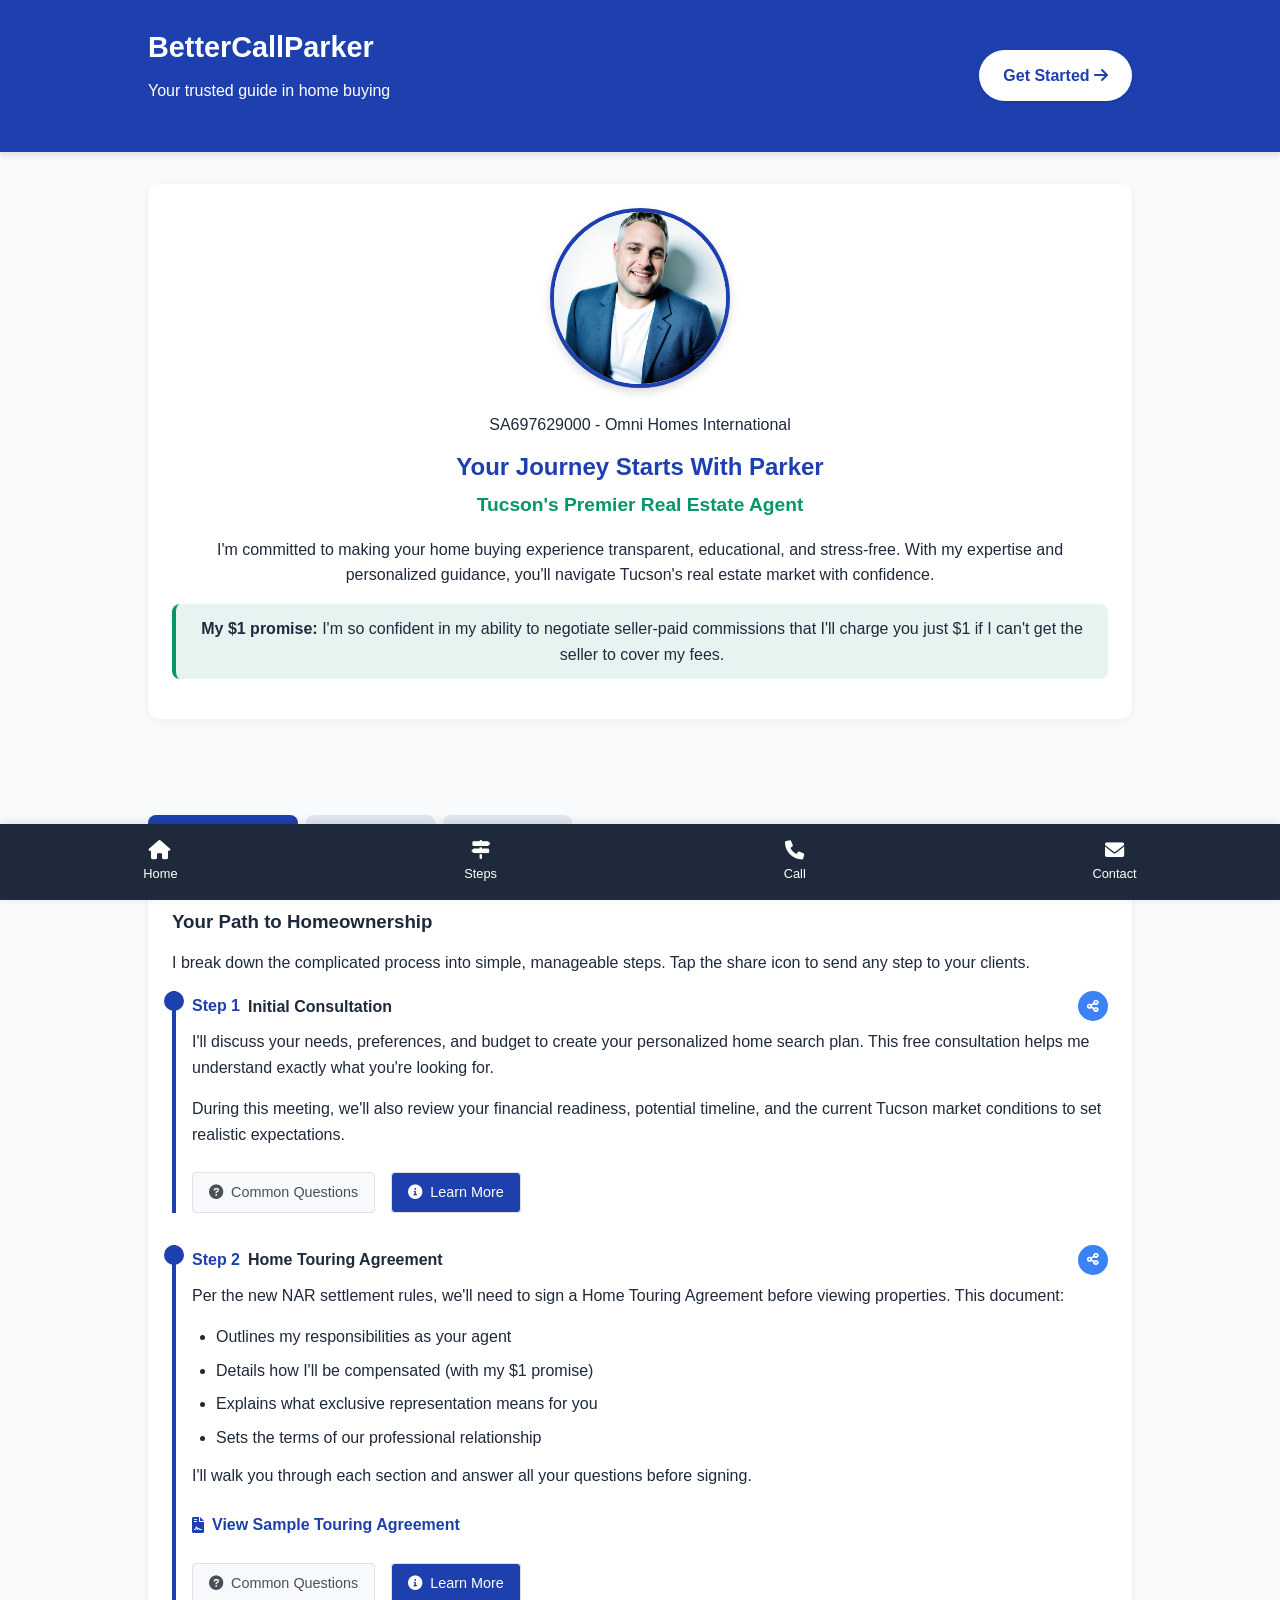
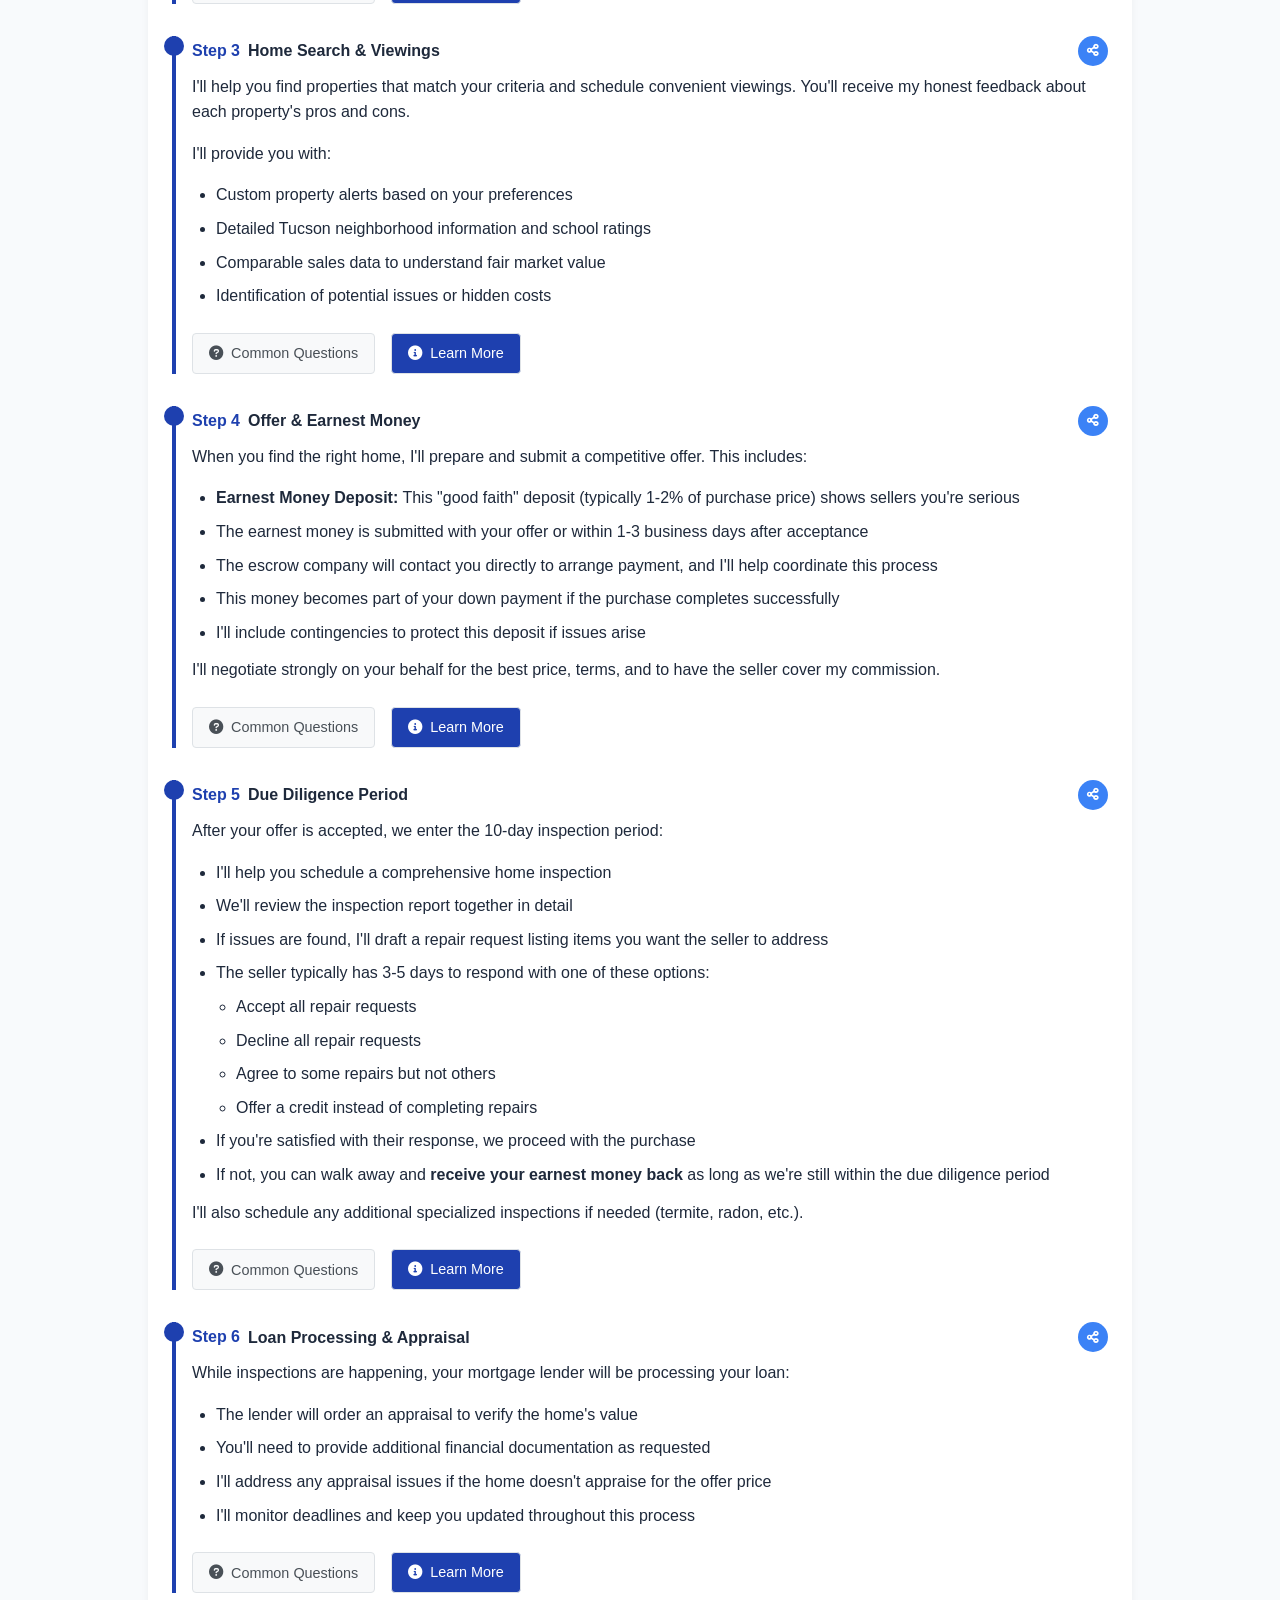
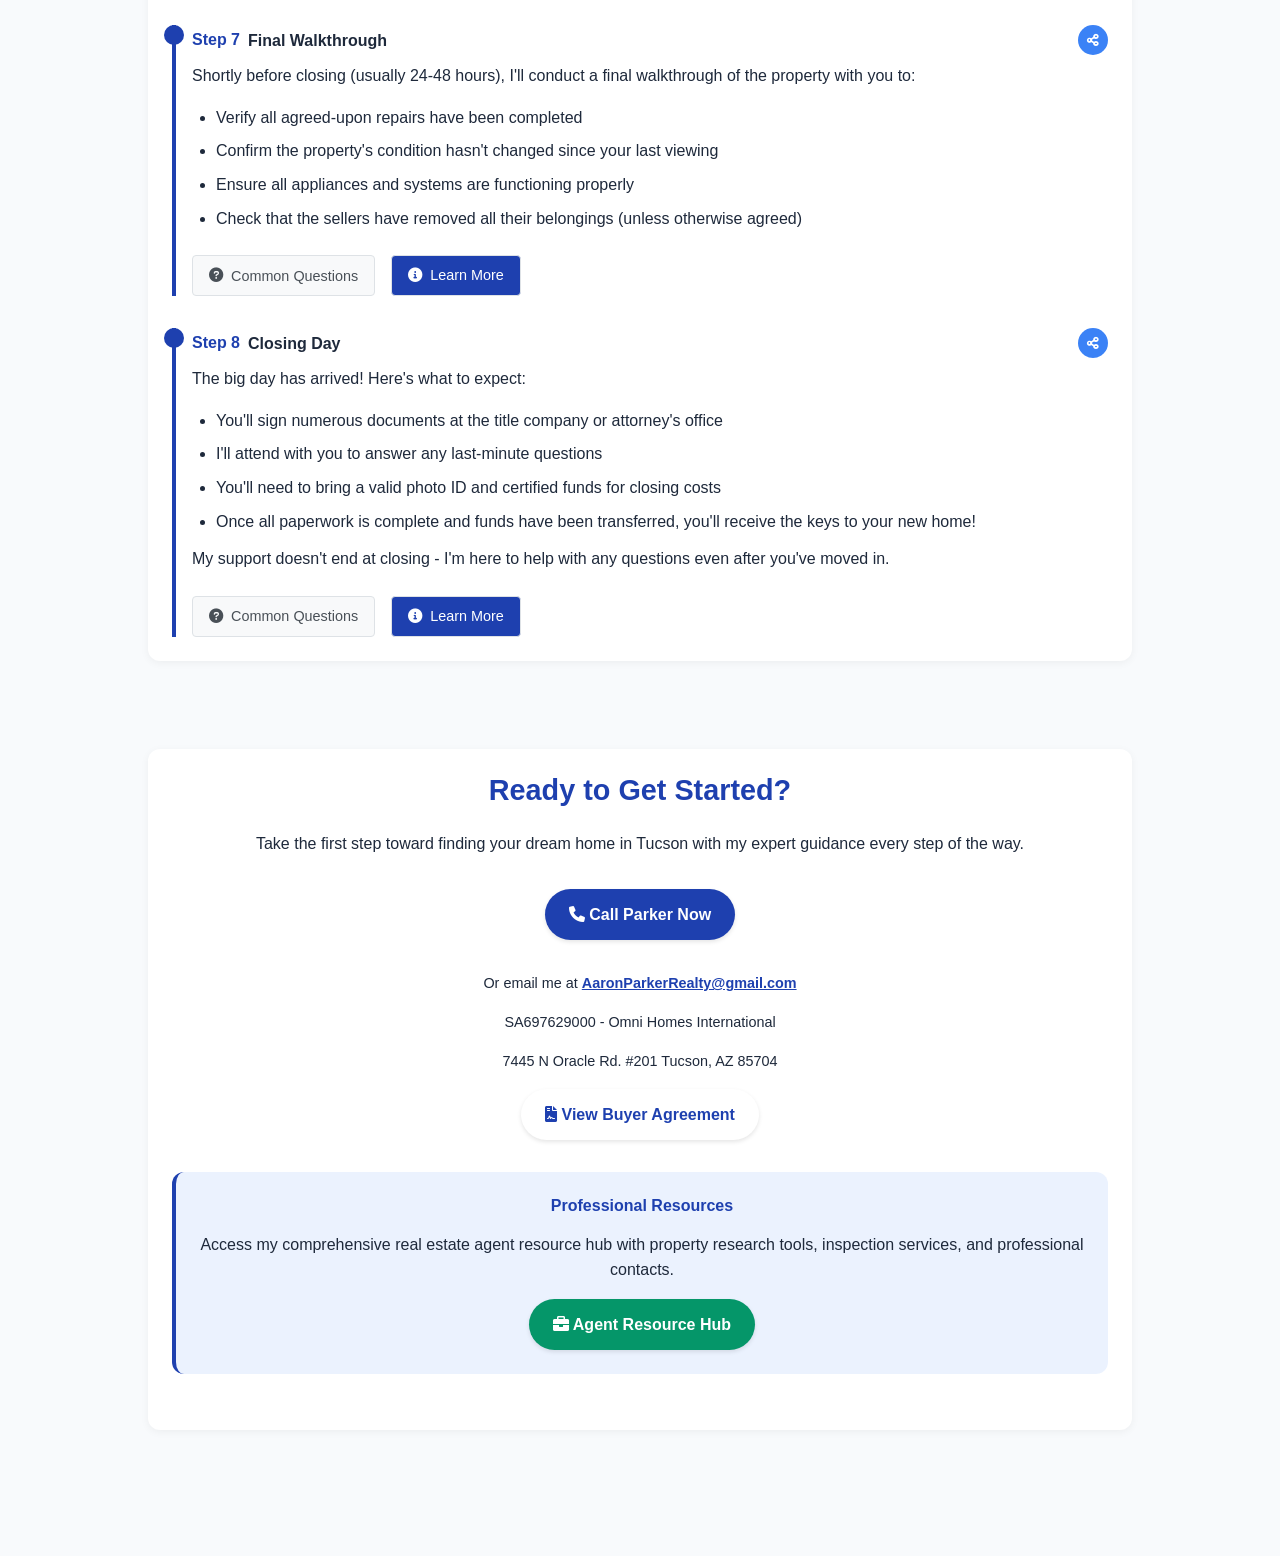
<file: index.html>
<!DOCTYPE html>
<html lang="en">
<head>
    <meta charset="UTF-8">
    <meta name="viewport" content="width=device-width, initial-scale=1.0">
    <title>BetterCallParker Realty</title>
    <link rel="stylesheet" href="https://cdnjs.cloudflare.com/ajax/libs/font-awesome/6.0.0/css/all.min.css">
    <link rel="stylesheet" href="css/styles.css">
</head>
<body>
    <!-- Header Section -->
    <header>
        <div class="container header-content">
            <div class="header-left">
                <div class="logo">BetterCallParker</div>
                
                <div class="tagline">Your trusted guide in home buying</div>
            </div>
            <a href="#contact" class="cta-button">Get Started <i class="fas fa-arrow-right"></i></a>
        </div>
        
    </header>
    <!-- Main Content Section -->
    <main class="container">
        <!-- Personal Introduction Section -->
        <section id="about-parker">
            <div class="section-content">
                <div class="parker-intro">
                    
                    <div class="parker-photo">
                        <img src="assets/parker-photo.png" alt="Parker" />
                    </div>
                    <p>SA697629000 - Omni Homes International</p>
                    <div class="parker-message">
                        <h2>Your Journey Starts With Parker</h2>
                        <p class="parker-tagline">Tucson's Premier Real Estate Agent</p>
                        <p>I'm committed to making your home buying experience transparent, educational, and stress-free. With my expertise and personalized guidance, you'll navigate Tucson's real estate market with confidence.</p>
                        <p class="parker-promise"><strong>My $1 promise:</strong> I'm so confident in my ability to negotiate seller-paid commissions that I'll charge you just $1 if I can't get the seller to cover my fees.</p>
                    </div>
                </div>
            </div>
        </section>
        
        <section id="tabs">
            <div class="tabs">
                <button class="tab-button active" data-tab="process">
                    <i class="fas fa-map-signs"></i> Home Buying
                </button>
                <button class="tab-button" data-tab="nar">
                    <i class="fas fa-file-contract"></i> NAR Rules
                </button>
                <button class="tab-button" data-tab="promise">
                    <i class="fas fa-dollar-sign"></i> $1 Promise
                </button>
                <!-- <button class="tab-button" data-tab="stories">
                    <i class="fas fa-heart"></i> Success Stories
                </button>-->
            </div>
            
            <!-- Process Tab -->
            <div id="process" class="tab-content active">
                <div class="section-content">
                    <h3>Your Path to Homeownership</h3>
                    <p>I break down the complicated process into simple, manageable steps. Tap the share icon to send any step to your clients.</p>
                    
                    <div id="step1" class="process-step">
                        <div class="step-header">
                            <span class="step-number">Step 1</span>
                            <h4>Initial Consultation</h4>
                            <button class="share-button" data-step="step1" aria-label="Share this step">
                                <i class="fas fa-share-alt"></i>
                            </button>
                        </div>
                        <p>I'll discuss your needs, preferences, and budget to create your personalized home search plan. This free consultation helps me understand exactly what you're looking for.</p>
                        <p>During this meeting, we'll also review your financial readiness, potential timeline, and the current Tucson market conditions to set realistic expectations.</p>
                        
                        <!-- New buttons for expanded information -->
                        <div class="step-actions">
                            <button class="faq-button" data-step="step1-faq">
                                <i class="fas fa-question-circle"></i> Common Questions
                            </button>
                            <a href="steps/consultation.html" class="learn-more-button">
                                <i class="fas fa-info-circle"></i> Learn More
                            </a>
                        </div>
                    </div>
                    
                    <div id="step2" class="process-step">
                        <div class="step-header">
                            <span class="step-number">Step 2</span>
                            <h4>Home Touring Agreement</h4>
                            <button class="share-button" data-step="step2" aria-label="Share this step">
                                <i class="fas fa-share-alt"></i>
                            </button>
                        </div>
                        <p>Per the new NAR settlement rules, we'll need to sign a Home Touring Agreement before viewing properties. This document:</p>
                        <ul class="step-details">
                            <li>Outlines my responsibilities as your agent</li>
                            <li>Details how I'll be compensated (with my $1 promise)</li>
                            <li>Explains what exclusive representation means for you</li>
                            <li>Sets the terms of our professional relationship</li>
                        </ul>
                        <p>I'll walk you through each section and answer all your questions before signing.</p>
                        <p><a href="agreement.html" class="agreement-link"><i class="fas fa-file-contract"></i> View Sample Touring Agreement</a></p>
                        
                        <!-- New buttons for expanded information -->
                        <div class="step-actions">
                            <button class="faq-button" data-step="step2-faq">
                                <i class="fas fa-question-circle"></i> Common Questions
                            </button>
                            <a href="steps/agreement.html" class="learn-more-button">
                                <i class="fas fa-info-circle"></i> Learn More
                            </a>
                        </div>
                    </div>
                    
                    <div id="step3" class="process-step">
                        <div class="step-header">
                            <span class="step-number">Step 3</span>
                            <h4>Home Search & Viewings</h4>
                            <button class="share-button" data-step="step3" aria-label="Share this step">
                                <i class="fas fa-share-alt"></i>
                            </button>
                        </div>
                        <p>I'll help you find properties that match your criteria and schedule convenient viewings. You'll receive my honest feedback about each property's pros and cons.</p>
                        <p>I'll provide you with:</p>
                        <ul class="step-details">
                            <li>Custom property alerts based on your preferences</li>
                            <li>Detailed Tucson neighborhood information and school ratings</li>
                            <li>Comparable sales data to understand fair market value</li>
                            <li>Identification of potential issues or hidden costs</li>
                        </ul>
                        
                        <!-- New buttons for expanded information -->
                        <div class="step-actions">
                            <button class="faq-button" data-step="step3-faq">
                                <i class="fas fa-question-circle"></i> Common Questions
                            </button>
                            <a href="steps/search.html" class="learn-more-button">
                                <i class="fas fa-info-circle"></i> Learn More
                            </a>
                        </div>
                    </div>
                    
                    <div id="step4" class="process-step">
                        <div class="step-header">
                            <span class="step-number">Step 4</span>
                            <h4>Offer & Earnest Money</h4>
                            <button class="share-button" data-step="step4" aria-label="Share this step">
                                <i class="fas fa-share-alt"></i>
                            </button>
                        </div>
                        <p>When you find the right home, I'll prepare and submit a competitive offer. This includes:</p>
                        <ul class="step-details">
                            <li><strong>Earnest Money Deposit:</strong> This "good faith" deposit (typically 1-2% of purchase price) shows sellers you're serious</li>
                            <li>The earnest money is submitted with your offer or within 1-3 business days after acceptance</li>
                            <li>The escrow company will contact you directly to arrange payment, and I'll help coordinate this process</li>
                            <li>This money becomes part of your down payment if the purchase completes successfully</li>
                            <li>I'll include contingencies to protect this deposit if issues arise</li>
                        </ul>
                        <p>I'll negotiate strongly on your behalf for the best price, terms, and to have the seller cover my commission.</p>
                        
                        <!-- New buttons for expanded information -->
                        <div class="step-actions">
                            <button class="faq-button" data-step="step4-faq">
                                <i class="fas fa-question-circle"></i> Common Questions
                            </button>
                            <a href="steps/offer.html" class="learn-more-button">
                                <i class="fas fa-info-circle"></i> Learn More
                            </a>
                        </div>
                    </div>
                    
                    <div id="step5" class="process-step">
                        <div class="step-header">
                            <span class="step-number">Step 5</span>
                            <h4>Due Diligence Period</h4>
                            <button class="share-button" data-step="step5" aria-label="Share this step">
                                <i class="fas fa-share-alt"></i>
                            </button>
                        </div>
                        <p>After your offer is accepted, we enter the 10-day inspection period:</p>
                        <ul class="step-details">
                            <li>I'll help you schedule a comprehensive home inspection</li>
                            <li>We'll review the inspection report together in detail</li>
                            <li>If issues are found, I'll draft a repair request listing items you want the seller to address</li>
                            <li>The seller typically has 3-5 days to respond with one of these options:
                                <ul>
                                    <li>Accept all repair requests</li>
                                    <li>Decline all repair requests</li>
                                    <li>Agree to some repairs but not others</li>
                                    <li>Offer a credit instead of completing repairs</li>
                                </ul>
                            </li>
                            <li>If you're satisfied with their response, we proceed with the purchase</li>
                            <li>If not, you can walk away and <strong>receive your earnest money back</strong> as long as we're still within the due diligence period</li>
                        </ul>
                        <p>I'll also schedule any additional specialized inspections if needed (termite, radon, etc.).</p>
                        
                        <!-- New buttons for expanded information -->
                        <div class="step-actions">
                            <button class="faq-button" data-step="step5-faq">
                                <i class="fas fa-question-circle"></i> Common Questions
                            </button>
                            <a href="steps/inspection.html" class="learn-more-button">
                                <i class="fas fa-info-circle"></i> Learn More
                            </a>
                        </div>
                    </div>
                    
                    <div id="step6" class="process-step">
                        <div class="step-header">
                            <span class="step-number">Step 6</span>
                            <h4>Loan Processing & Appraisal</h4>
                            <button class="share-button" data-step="step6" aria-label="Share this step">
                                <i class="fas fa-share-alt"></i>
                            </button>
                        </div>
                        <p>While inspections are happening, your mortgage lender will be processing your loan:</p>
                        <ul class="step-details">
                            <li>The lender will order an appraisal to verify the home's value</li>
                            <li>You'll need to provide additional financial documentation as requested</li>
                            <li>I'll address any appraisal issues if the home doesn't appraise for the offer price</li>
                            <li>I'll monitor deadlines and keep you updated throughout this process</li>
                        </ul>
                        
                        <!-- New buttons for expanded information -->
                        <div class="step-actions">
                            <button class="faq-button" data-step="step6-faq">
                                <i class="fas fa-question-circle"></i> Common Questions
                            </button>
                            <a href="steps/financing.html" class="learn-more-button">
                                <i class="fas fa-info-circle"></i> Learn More
                            </a>
                        </div>
                    </div>
                    
                    <div id="step7" class="process-step">
                        <div class="step-header">
                            <span class="step-number">Step 7</span>
                            <h4>Final Walkthrough</h4>
                            <button class="share-button" data-step="step7" aria-label="Share this step">
                                <i class="fas fa-share-alt"></i>
                            </button>
                        </div>
                        <p>Shortly before closing (usually 24-48 hours), I'll conduct a final walkthrough of the property with you to:</p>
                        <ul class="step-details">
                            <li>Verify all agreed-upon repairs have been completed</li>
                            <li>Confirm the property's condition hasn't changed since your last viewing</li>
                            <li>Ensure all appliances and systems are functioning properly</li>
                            <li>Check that the sellers have removed all their belongings (unless otherwise agreed)</li>
                        </ul>
                        
                        <!-- New buttons for expanded information -->
                        <div class="step-actions">
                            <button class="faq-button" data-step="step7-faq">
                                <i class="fas fa-question-circle"></i> Common Questions
                            </button>
                            <a href="steps/walkthrough.html" class="learn-more-button">
                                <i class="fas fa-info-circle"></i> Learn More
                            </a>
                        </div>
                    </div>
                    
                    <div id="step8" class="process-step">
                        <div class="step-header">
                            <span class="step-number">Step 8</span>
                            <h4>Closing Day</h4>
                            <button class="share-button" data-step="step8" aria-label="Share this step">
                                <i class="fas fa-share-alt"></i>
                            </button>
                        </div>
                        <p>The big day has arrived! Here's what to expect:</p>
                        <ul class="step-details">
                            <li>You'll sign numerous documents at the title company or attorney's office</li>
                            <li>I'll attend with you to answer any last-minute questions</li>
                            <li>You'll need to bring a valid photo ID and certified funds for closing costs</li>
                            <li>Once all paperwork is complete and funds have been transferred, you'll receive the keys to your new home!</li>
                        </ul>
                        <p>My support doesn't end at closing - I'm here to help with any questions even after you've moved in.</p>
                        
                        <!-- New buttons for expanded information -->
                        <div class="step-actions">
                            <button class="faq-button" data-step="step8-faq">
                                <i class="fas fa-question-circle"></i> Common Questions
                            </button>
                            <a href="steps/closing.html" class="learn-more-button">
                                <i class="fas fa-info-circle"></i> Learn More
                            </a>
                        </div>
                    </div>
                </div>
            </div>
            
            <!-- NAR Rules Tab -->
            <div id="nar" class="tab-content">
                <div class="section-content">
                    <h3>New NAR Rules Explained Simply</h3>
                    
                    <div class="alert">
                        <h4 class="alert-title">Why Things Are Changing</h4>
                        <p>Following the recent National Association of Realtors (NAR) lawsuit settlement, there are new requirements for buyer broker agreements. These changes are designed to increase transparency in real estate transactions.</p>
                    </div>
                    
                    <h4>What This Means For You:</h4>
                    
                    <div class="features">
                        <div class="feature-card">
                            <h5 class="feature-title">Written Agreements</h5>
                            <p>You'll now sign a formal agreement before I show you homes. This protects your interests and clearly outlines my responsibilities.</p>
                        </div>
                        
                        <div class="feature-card">
                            <h5 class="feature-title">Fee Transparency</h5>
                            <p>All potential costs will be disclosed upfront. You'll know exactly what to expect with no hidden surprises.</p>
                        </div>
                        
                        <div class="feature-card">
                            <h5 class="feature-title">Negotiable Fees</h5>
                            <p>Commission rates are fully negotiable, giving you more control over what you pay for services.</p>
                        </div>
                    </div>
                    
                    <h4>My Commitment to You:</h4>
                    <p>As your agent, I embrace these changes as an opportunity to demonstrate my value. I'll:</p>
                    <ul class="steps-list">
                        <li>
                            <div class="step-icon">✓</div>
                            <p>Explain everything in plain language, not legal jargon</p>
                        </li>
                        <li>
                            <div class="step-icon">✓</div>
                            <p>Take time to answer all your questions until you're comfortable</p>
                        </li>
                        <li>
                            <div class="step-icon">✓</div>
                            <p>Show you exactly how I earn my commission through excellent service</p>
                        </li>
                        <li>
                            <div class="step-icon">✓</div>
                            <p>Work to have the seller cover my commission whenever possible</p>
                        </li>
                    </ul>
                </div>
            </div>
            
            <!-- Promise Tab -->
            <div id="promise" class="tab-content">
                <div class="section-content">
                    <h3>My Confidence Guarantee</h3>
                    
                    <div class="promise-box">
                        <h4 class="promise-title">The $1 Promise</h4>
                        <p>I'm so confident in my negotiation skills that I'll charge you just $1 for my services if I can't get the seller to cover my commission.</p>
                        <p>This isn't a gimmick—it's my way of proving I'm truly working for your best interests.</p>
                    </div>
                    
                    <h4>How It Works:</h4>
                    <ul class="steps-list">
                        <li>
                            <div class="step-icon">1</div>
                            <p>I'll discuss my standard commission structure during our initial consultation</p>
                        </li>
                        <li>
                            <div class="step-icon">2</div>
                            <p>For properties you're interested in, I'll strategize how to get the seller to cover my commission</p>
                        </li>
                        <li>
                            <div class="step-icon">3</div>
                            <p>I'll use my proven negotiation techniques to include my commission in the seller's closing costs</p>
                        </li>
                        <li>
                            <div class="step-icon">4</div>
                            <p>If I fail to get the seller to cover my commission, you'll pay just $1 for my services</p>
                        </li>
                    </ul>
                    
                    <p><strong>Why do I offer this?</strong> Because I want you to know I'm on your side. My success depends on your satisfaction and referrals, not on extracting fees from you.</p>
                </div>
            </div>
            
            <!-- Stories Tab -->
            <div id="stories" class="tab-content">
                <div class="section-content">
                    <h3>Client Success Stories</h3>
                    <p>Don't just take my word for it. Here's what my clients have to say:</p>
                    
                    <div class="testimonials">
                        <div class="testimonial">
                            <p class="testimonial-text">Parker made buying our first home so much easier than we expected. The way he explained the new buyer broker agreement made us feel confident we were in good hands.</p>
                            <span class="testimonial-author">— Jamie & Chris, First-time Buyers in Tucson</span>
                        </div>
                        
                        <div class="testimonial">
                            <p class="testimonial-text">I was nervous about the new NAR rules I'd been hearing about, but Parker broke everything down into simple terms. And yes, he got the seller to pay his commission!</p>
                            <span class="testimonial-author">— Sophia M., Oro Valley</span>
                        </div>
                        
                        <div class="testimonial">
                            <p class="testimonial-text">As a single parent, I was concerned about additional costs. Parker's $1 promise gave me confidence, and he delivered by negotiating for the seller to cover his commission.</p>
                            <span class="testimonial-author">— Michael T., Downtown Tucson</span>
                        </div>
                    </div>
                </div>
            </div>
        </section>
        
        <!-- Contact Section -->
        <section id="contact">
            <div class="section-content">
                <h3 class="section-title">Ready to Get Started?</h3>
                <p class="text-center">Take the first step toward finding your dream home in Tucson with my expert guidance every step of the way.</p>
                
                <div style="text-align: center; margin: 2rem 0;">
                    <a href="tel:5205956533" class="cta-button" style="background-color: var(--primary); color: white;">
                        <i class="fas fa-phone"></i> Call Parker Now
                    </a>
                </div>
                
                <p style="text-align: center; font-size: 0.9rem;">
                    Or email me at <a href="mailto:AaronParkerRealty@gmail.com" style="color: var(--primary); font-weight: 600;">AaronParkerRealty@gmail.com</a>
                </p>

                <p style="text-align: center; font-size: 0.9rem;">SA697629000 - Omni Homes International</p>
                <p style="text-align: center; font-size: 0.9rem;">7445 N Oracle Rd. #201 Tucson, AZ 85704</p>
                
                <!-- Add this where you want the link to appear -->
                <div style="text-align: center; margin: 1rem 0;">
                    <a href="agreement.html" class="cta-button">
                        <i class="fas fa-file-contract"></i> View Buyer Agreement
                    </a>
                </div>
                
                <!-- Agent Hub Link -->
                <div style="text-align: center; margin: 2rem 0; padding: 1.5rem; background-color: rgba(59, 130, 246, 0.1); border-radius: 12px; border-left: 4px solid var(--primary);">
                    <h4 style="color: var(--primary); margin-bottom: 1rem;">Professional Resources</h4>
                    <p style="margin-bottom: 1rem;">Access my comprehensive real estate agent resource hub with property research tools, inspection services, and professional contacts.</p>
                    <a href="agent-hub.html" class="cta-button" style="background-color: var(--secondary); color: white;">
                        <i class="fas fa-briefcase"></i> Agent Resource Hub
                    </a>
                </div>
            </div>
        </section>
    </main>
    
    <!-- Footer Navigation -->
    <footer>
        <div class="footer-nav">
            <a href="#intro">
                <i class="fas fa-home"></i>
                <span>Home</span>
            </a>
            <a href="#process">
                <i class="fas fa-map-signs"></i>
                <span>Steps</span>
            </a>
            <a href="tel:5205956533">
                <i class="fas fa-phone"></i>
                <span>Call</span>
            </a>
            <a href="#contact">
                <i class="fas fa-envelope"></i>
                <span>Contact</span>
            </a>
        </div>
    </footer>
    
    <!-- FAQ Modal Template (Hidden by default) -->
    <div id="faq-modal-template" style="display: none;">
        <div class="faq-modal-content">
            <h3 class="faq-title">Frequently Asked Questions</h3>
            <div class="faq-content">
                <!-- Dynamic content will be inserted here -->
            </div>
            <button class="close-modal">Close</button>
        </div>
    </div>
    
    <script src="js/script.js"></script>
</body>
</html>
</file>
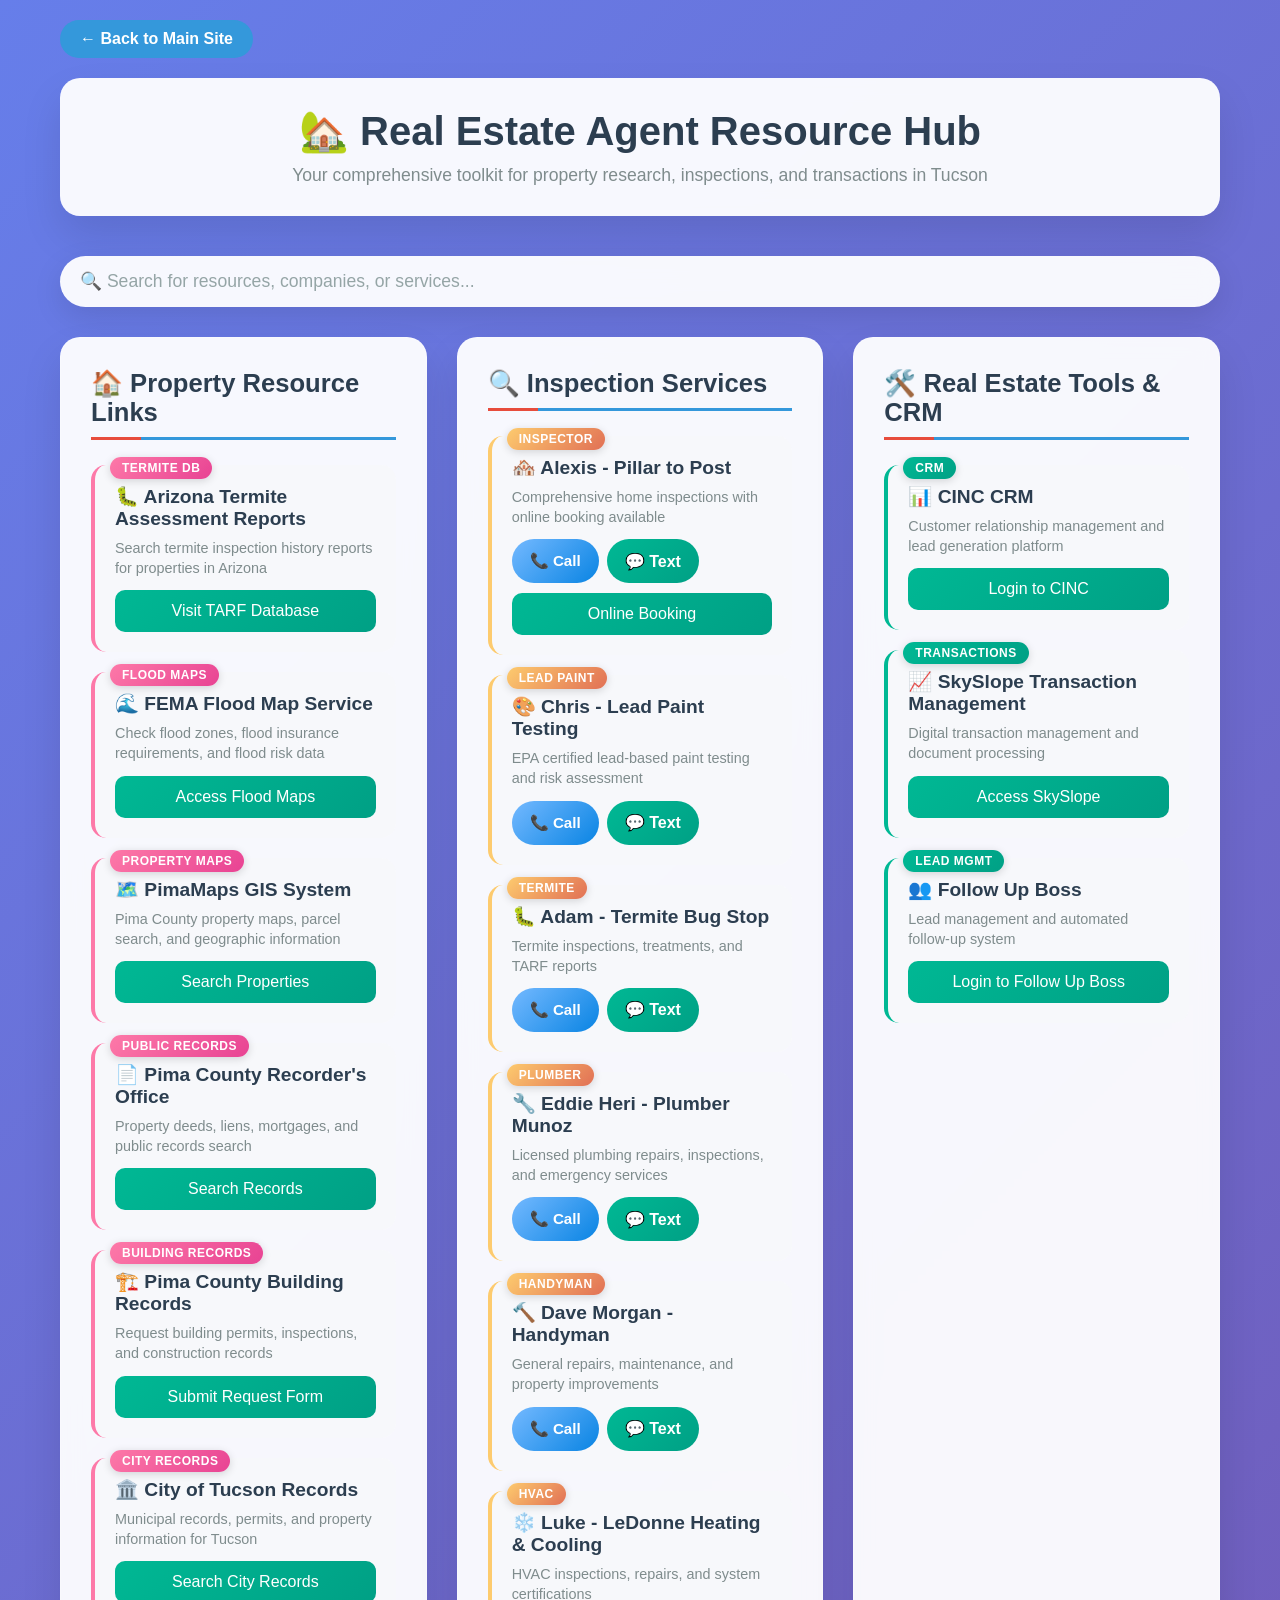
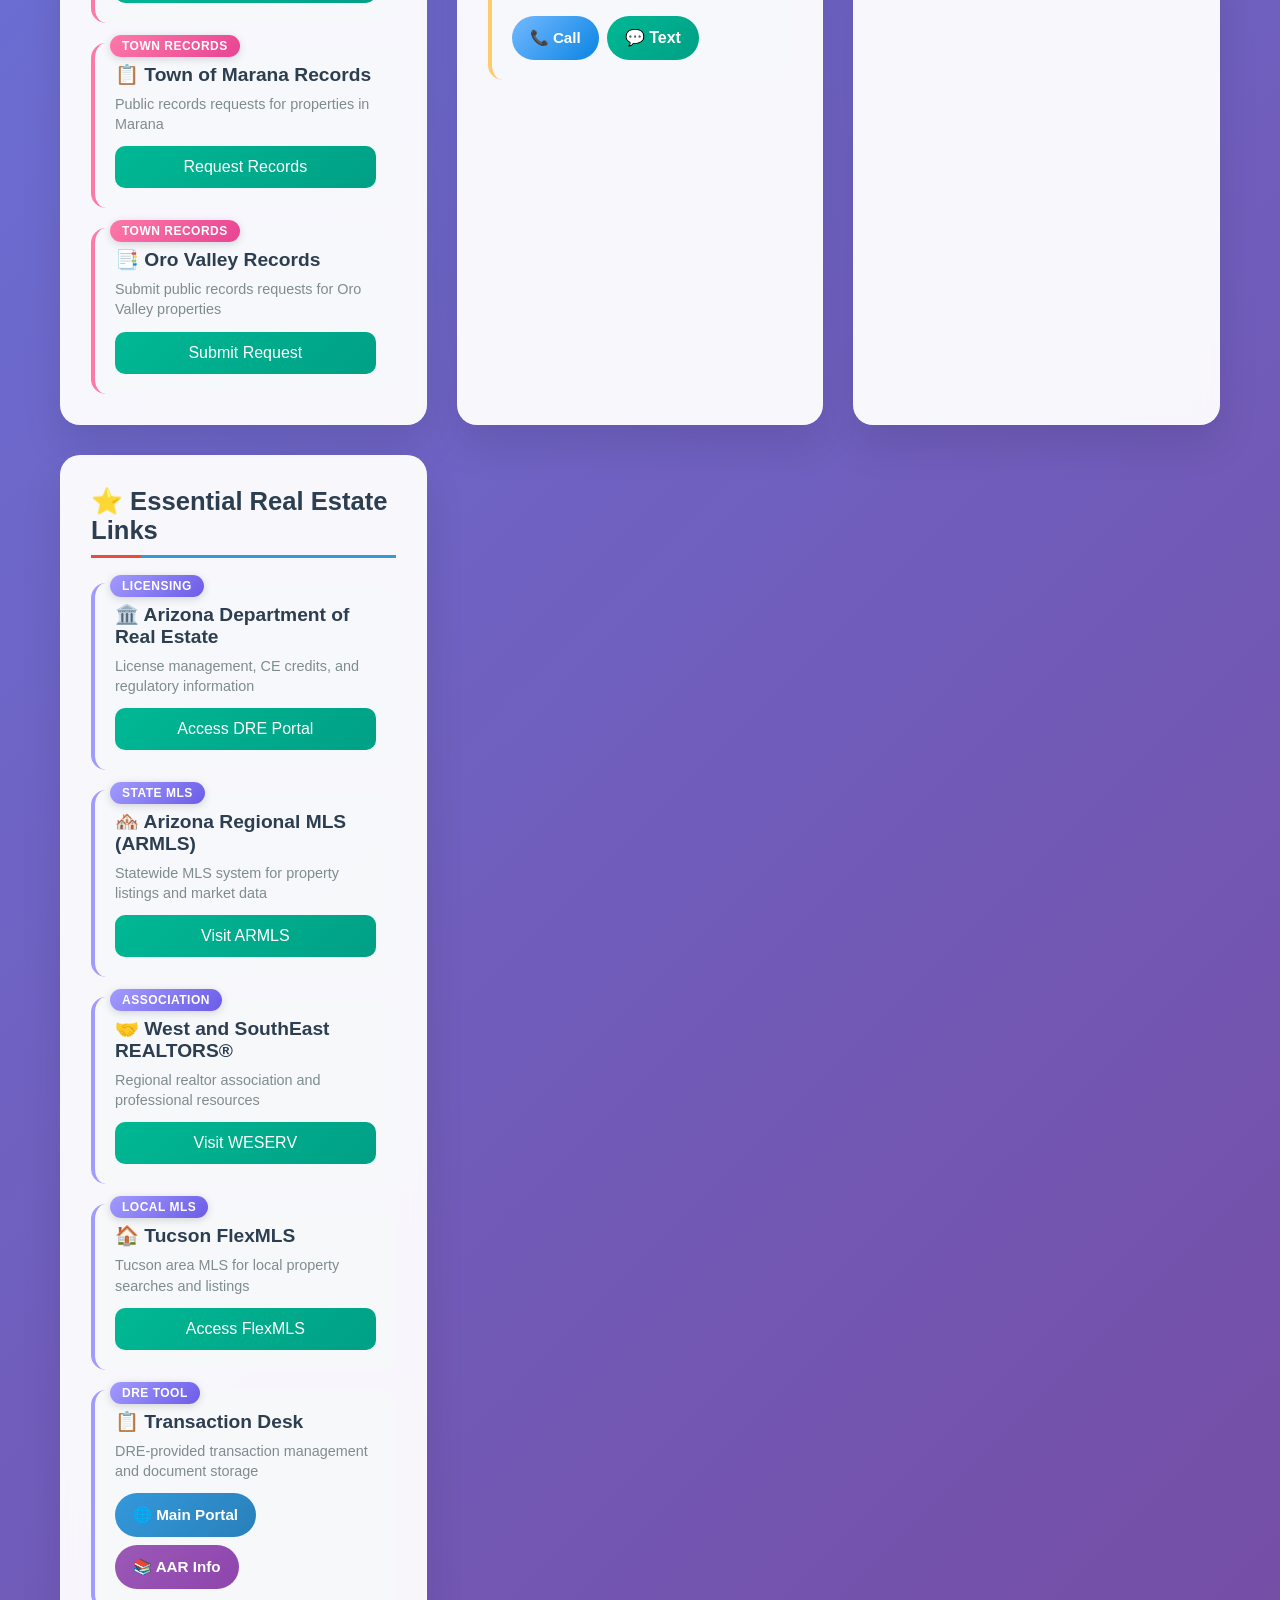
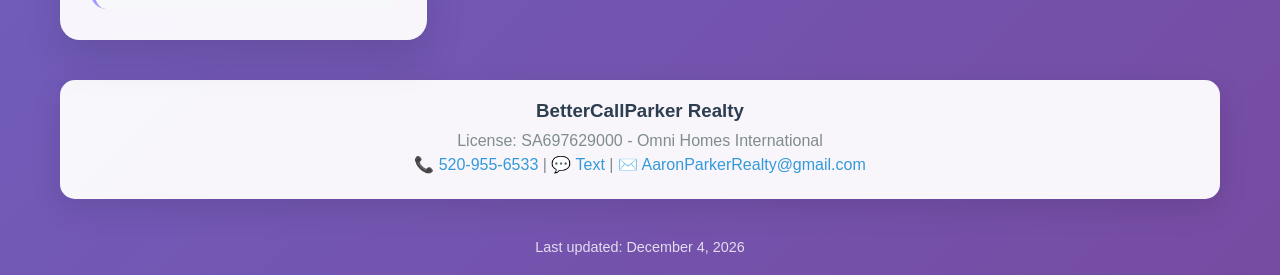
<file: agent-hub.html>
<!DOCTYPE html>
<html lang="en">
<head>
    <meta charset="UTF-8">
    <meta name="viewport" content="width=device-width, initial-scale=1.0">
    <title>Real Estate Agent Resource Hub - Tucson</title>
    <meta name="description" content="Tucson real estate agent resources, property inspections, TARF reports, flood zones, and professional contacts">
    <style>
        * {
            margin: 0;
            padding: 0;
            box-sizing: border-box;
        }

        body {
            font-family: 'Segoe UI', Tahoma, Geneva, Verdana, sans-serif;
            background: linear-gradient(135deg, #667eea 0%, #764ba2 100%);
            min-height: 100vh;
            color: #333;
        }

        .container {
            max-width: 1200px;
            margin: 0 auto;
            padding: 20px;
        }

        .header {
            text-align: center;
            margin-bottom: 40px;
            background: rgba(255, 255, 255, 0.95);
            padding: 30px;
            border-radius: 20px;
            box-shadow: 0 20px 40px rgba(0, 0, 0, 0.1);
            backdrop-filter: blur(10px);
        }

        .header h1 {
            font-size: 2.5rem;
            color: #2c3e50;
            margin-bottom: 10px;
            font-weight: 700;
        }

        .header p {
            font-size: 1.1rem;
            color: #7f8c8d;
            font-weight: 400;
        }

        .back-button {
            display: inline-block;
            margin-bottom: 20px;
            padding: 10px 20px;
            background-color: #3498db;
            color: white;
            text-decoration: none;
            border-radius: 25px;
            font-weight: 600;
            transition: all 0.3s ease;
        }

        .back-button:hover {
            background-color: #2980b9;
            transform: translateY(-2px);
        }

        .quick-links {
            display: grid;
            grid-template-columns: repeat(auto-fit, minmax(350px, 1fr));
            gap: 30px;
            margin-bottom: 40px;
        }

        .section-card {
            background: rgba(255, 255, 255, 0.95);
            border-radius: 20px;
            padding: 30px;
            box-shadow: 0 20px 40px rgba(0, 0, 0, 0.1);
            backdrop-filter: blur(10px);
            transition: all 0.3s ease;
            border: 1px solid rgba(255, 255, 255, 0.2);
        }

        .section-card:hover {
            transform: translateY(-10px);
            box-shadow: 0 30px 60px rgba(0, 0, 0, 0.15);
        }

        .section-title {
            font-size: 1.6rem;
            font-weight: 700;
            color: #2c3e50;
            margin-bottom: 25px;
            padding-bottom: 10px;
            border-bottom: 3px solid #3498db;
            position: relative;
        }

        .section-title::after {
            content: '';
            position: absolute;
            bottom: -3px;
            left: 0;
            width: 50px;
            height: 3px;
            background: #e74c3c;
        }

        .resource-item {
            margin-bottom: 20px;
            padding: 20px;
            background: rgba(248, 249, 250, 0.8);
            border-radius: 15px;
            border-left: 4px solid #3498db;
            transition: all 0.3s ease;
            position: relative;
        }

        .resource-item:hover {
            background: rgba(241, 245, 249, 0.9);
            transform: translateX(5px);
            box-shadow: 0 5px 15px rgba(0, 0, 0, 0.1);
        }

        .resource-item:last-child {
            margin-bottom: 0;
        }

        .service-tag {
            position: absolute;
            top: -8px;
            left: 15px;
            background: linear-gradient(135deg, #667eea 0%, #764ba2 100%);
            color: white;
            padding: 4px 12px;
            border-radius: 12px;
            font-size: 0.75rem;
            font-weight: 600;
            text-transform: uppercase;
            letter-spacing: 0.5px;
            box-shadow: 0 2px 8px rgba(0, 0, 0, 0.15);
        }

        .inspections .service-tag {
            background: linear-gradient(135deg, #fdcb6e 0%, #e17055 100%);
        }

        .property-resources .service-tag {
            background: linear-gradient(135deg, #fd79a8 0%, #e84393 100%);
        }

        .realty-tools .service-tag {
            background: linear-gradient(135deg, #00b894 0%, #00a085 100%);
        }

        .important-links .service-tag {
            background: linear-gradient(135deg, #a29bfe 0%, #6c5ce7 100%);
        }

        .resource-name {
            font-size: 1.2rem;
            font-weight: 600;
            color: #2c3e50;
            margin-bottom: 8px;
            display: flex;
            align-items: center;
        }

        .resource-description {
            font-size: 0.9rem;
            color: #7f8c8d;
            margin-bottom: 12px;
            line-height: 1.4;
        }

        .contact-info {
            display: flex;
            flex-wrap: wrap;
            gap: 8px;
        }

        .contact-link {
            display: inline-flex;
            align-items: center;
            padding: 12px 18px;
            background: linear-gradient(135deg, #74b9ff 0%, #0984e3 100%);
            color: white;
            text-decoration: none;
            border-radius: 25px;
            font-size: 0.95rem;
            font-weight: 600;
            transition: all 0.3s ease;
            position: relative;
            overflow: hidden;
            min-width: 44px;
            min-height: 44px;
            justify-content: center;
            border: none;
            cursor: pointer;
        }

        .text-btn {
            background: linear-gradient(135deg, #00b894 0%, #00a085 100%);
            font-size: 1rem;
        }

        .text-btn:hover {
            transform: scale(1.05);
            box-shadow: 0 5px 15px rgba(0, 184, 148, 0.4);
        }

        .phone-btn {
            background: linear-gradient(135deg, #74b9ff 0%, #0984e3 100%);
        }

        .phone-btn:hover {
            transform: scale(1.05);
            box-shadow: 0 5px 15px rgba(116, 185, 255, 0.4);
        }

        .contact-link::before {
            content: '';
            position: absolute;
            top: 0;
            left: -100%;
            width: 100%;
            height: 100%;
            background: linear-gradient(90deg, transparent, rgba(255, 255, 255, 0.2), transparent);
            transition: left 0.6s;
        }

        .contact-link:hover::before {
            left: 100%;
        }

        .web-link {
            display: block;
            margin-top: 10px;
            padding: 12px 18px;
            background: linear-gradient(135deg, #00b894 0%, #00a085 100%);
            color: white;
            text-decoration: none;
            border-radius: 10px;
            font-weight: 500;
            transition: all 0.3s ease;
            text-align: center;
        }

        .web-link:hover {
            transform: scale(1.02);
            box-shadow: 0 8px 25px rgba(0, 184, 148, 0.3);
        }

        .property-resources .resource-item {
            border-left-color: #fd79a8;
        }

        .inspections .resource-item {
            border-left-color: #fdcb6e;
        }

        .realty-tools .resource-item {
            border-left-color: #00b894;
        }

        .important-links .resource-item {
            border-left-color: #a29bfe;
        }

        .search-container {
            margin-bottom: 30px;
        }

        .search-box {
            width: 100%;
            padding: 15px 20px;
            font-size: 1.1rem;
            border: none;
            border-radius: 50px;
            background: rgba(255, 255, 255, 0.95);
            box-shadow: 0 10px 30px rgba(0, 0, 0, 0.1);
            outline: none;
            transition: all 0.3s ease;
            backdrop-filter: blur(10px);
        }

        .search-box:focus {
            box-shadow: 0 15px 40px rgba(0, 0, 0, 0.15);
            transform: translateY(-2px);
        }

        .search-box::placeholder {
            color: #95a5a6;
        }

        .last-updated {
            text-align: center;
            margin-top: 40px;
            color: rgba(255, 255, 255, 0.8);
            font-size: 0.9rem;
        }

        .branding {
            text-align: center;
            margin-top: 40px;
            padding: 20px;
            background: rgba(255, 255, 255, 0.95);
            border-radius: 15px;
            box-shadow: 0 10px 30px rgba(0, 0, 0, 0.1);
        }

        .branding h3 {
            color: #2c3e50;
            margin-bottom: 10px;
        }

        .branding p {
            color: #7f8c8d;
            margin-bottom: 5px;
        }

        .branding a {
            color: #3498db;
            text-decoration: none;
        }

        .branding a:hover {
            text-decoration: underline;
        }

        @media (max-width: 768px) {
            .container {
                padding: 15px;
            }
            
            .header h1 {
                font-size: 2rem;
            }
            
            .section-card {
                padding: 20px;
            }
            
            .section-title {
                font-size: 1.4rem;
            }

            .quick-links {
                grid-template-columns: 1fr;
            }

            .contact-info {
                flex-direction: column;
            }

            .contact-link {
                justify-content: center;
                width: 100%;
            }
        }

        .icon {
            margin-right: 8px;
            opacity: 0.9;
        }

        .highlight {
            background: linear-gradient(135deg, #ffeaa7 0%, #fab1a0 100%);
            animation: pulse 2s infinite;
        }

        @keyframes pulse {
            0% { transform: scale(1); }
            50% { transform: scale(1.02); }
            100% { transform: scale(1); }
        }
    </style>
</head>
<body>
    <div class="container">
        <a href="index.html" class="back-button">← Back to Main Site</a>
        
        <div class="header">
            <h1>🏡 Real Estate Agent Resource Hub</h1>
            <p>Your comprehensive toolkit for property research, inspections, and transactions in Tucson</p>
        </div>

        <div class="search-container">
            <input type="text" class="search-box" id="searchBox" placeholder="🔍 Search for resources, companies, or services...">
        </div>

        <div class="quick-links">
            <!-- Property Resource Links Section -->
            <div class="section-card property-resources">
                <h2 class="section-title">🏠 Property Resource Links</h2>
                
                <div class="resource-item">
                    <div class="service-tag">Termite DB</div>
                    <div class="resource-name">🐛 Arizona Termite Assessment Reports</div>
                    <div class="resource-description">Search termite inspection history reports for properties in Arizona</div>
                    <a href="https://tarf.azda.gov/index.php?ckset=ok" class="web-link" target="_blank">Visit TARF Database</a>
                </div>

                <div class="resource-item">
                    <div class="service-tag">Flood Maps</div>
                    <div class="resource-name">🌊 FEMA Flood Map Service</div>
                    <div class="resource-description">Check flood zones, flood insurance requirements, and flood risk data</div>
                    <a href="https://msc.fema.gov/portal/home" class="web-link" target="_blank">Access Flood Maps</a>
                </div>

                <div class="resource-item">
                    <div class="service-tag">Property Maps</div>
                    <div class="resource-name">🗺️ PimaMaps GIS System</div>
                    <div class="resource-description">Pima County property maps, parcel search, and geographic information</div>
                    <a href="https://gis.pima.gov/maps/landbase/parsrch.htm" class="web-link" target="_blank">Search Properties</a>
                </div>

                <div class="resource-item">
                    <div class="service-tag">Public Records</div>
                    <div class="resource-name">📄 Pima County Recorder's Office</div>
                    <div class="resource-description">Property deeds, liens, mortgages, and public records search</div>
                    <a href="https://www.recorder.pima.gov/PublicSearch" class="web-link" target="_blank">Search Records</a>
                </div>

                <div class="resource-item">
                    <div class="service-tag">Building Records</div>
                    <div class="resource-name">🏗️ Pima County Building Records</div>
                    <div class="resource-description">Request building permits, inspections, and construction records</div>
                    <a href="https://pima-development-services.app.transform.civicplus.com/forms/33048" class="web-link" target="_blank">Submit Request Form</a>
                </div>

                <div class="resource-item">
                    <div class="service-tag">City Records</div>
                    <div class="resource-name">🏛️ City of Tucson Records</div>
                    <div class="resource-description">Municipal records, permits, and property information for Tucson</div>
                    <a href="https://pro.tucsonaz.gov/" class="web-link" target="_blank">Search City Records</a>
                </div>

                <div class="resource-item">
                    <div class="service-tag">Town Records</div>
                    <div class="resource-name">📋 Town of Marana Records</div>
                    <div class="resource-description">Public records requests for properties in Marana</div>
                    <a href="https://www.maranaaz.gov/Departments/Town-Clerk/Public-Records" class="web-link" target="_blank">Request Records</a>
                </div>

                <div class="resource-item">
                    <div class="service-tag">Town Records</div>
                    <div class="resource-name">📑 Oro Valley Records</div>
                    <div class="resource-description">Submit public records requests for Oro Valley properties</div>
                    <a href="https://www.orovalleyaz.gov/Government/Departments/Town-Clerk/Services/Submit-a-Public-Records-Request" class="web-link" target="_blank">Submit Request</a>
                </div>
            </div>

            <!-- Inspections Resource Section -->
            <div class="section-card inspections">
                <h2 class="section-title">🔍 Inspection Services</h2>
                
                <div class="resource-item">
                    <div class="service-tag">Inspector</div>
                    <div class="resource-name">🏘️ Alexis - Pillar to Post</div>
                    <div class="resource-description">Comprehensive home inspections with online booking available</div>
                    <div class="contact-info">
                        <a href="tel:+15202713005" class="contact-link phone-btn">📞 Call</a>
                        <a href="sms:+15202713005" class="contact-link text-btn">💬 Text</a>
                    </div>
                    <a href="https://casperteam.pillartopost.com/fbo-booking/" class="web-link" target="_blank">Online Booking</a>
                </div>

                <div class="resource-item">
                    <div class="service-tag">Lead Paint</div>
                    <div class="resource-name">🎨 Chris - Lead Paint Testing</div>
                    <div class="resource-description">EPA certified lead-based paint testing and risk assessment</div>
                    <div class="contact-info">
                        <a href="tel:+15202567434" class="contact-link phone-btn">📞 Call</a>
                        <a href="sms:+15202567434" class="contact-link text-btn">💬 Text</a>
                    </div>
                </div>

                <div class="resource-item">
                    <div class="service-tag">Termite</div>
                    <div class="resource-name">🐛 Adam - Termite Bug Stop</div>
                    <div class="resource-description">Termite inspections, treatments, and TARF reports</div>
                    <div class="contact-info">
                        <a href="tel:+15209990622" class="contact-link phone-btn">📞 Call</a>
                        <a href="sms:+15209990622" class="contact-link text-btn">💬 Text</a>
                    </div>
                </div>

                <div class="resource-item">
                    <div class="service-tag">Plumber</div>
                    <div class="resource-name">🔧 Eddie Heri - Plumber Munoz</div>
                    <div class="resource-description">Licensed plumbing repairs, inspections, and emergency services</div>
                    <div class="contact-info">
                        <a href="tel:+15203097225" class="contact-link phone-btn">📞 Call</a>
                        <a href="sms:+15203097225" class="contact-link text-btn">💬 Text</a>
                    </div>
                </div>

                <div class="resource-item">
                    <div class="service-tag">Handyman</div>
                    <div class="resource-name">🔨 Dave Morgan - Handyman</div>
                    <div class="resource-description">General repairs, maintenance, and property improvements</div>
                    <div class="contact-info">
                        <a href="tel:+15204090767" class="contact-link phone-btn">📞 Call</a>
                        <a href="sms:+15204090767" class="contact-link text-btn">💬 Text</a>
                    </div>
                </div>

                <div class="resource-item">
                    <div class="service-tag">HVAC</div>
                    <div class="resource-name">❄️ Luke - LeDonne Heating & Cooling</div>
                    <div class="resource-description">HVAC inspections, repairs, and system certifications</div>
                    <div class="contact-info">
                        <a href="tel:+15202570123" class="contact-link phone-btn">📞 Call</a>
                        <a href="sms:+15202570123" class="contact-link text-btn">💬 Text</a>
                    </div>
                </div>
            </div>

            <!-- Realty Tools Section -->
            <div class="section-card realty-tools">
                <h2 class="section-title">🛠️ Real Estate Tools & CRM</h2>
                
                <div class="resource-item">
                    <div class="service-tag">CRM</div>
                    <div class="resource-name">📊 CINC CRM</div>
                    <div class="resource-description">Customer relationship management and lead generation platform</div>
                    <a href="https://app.cincpro.com/" class="web-link" target="_blank">Login to CINC</a>
                </div>

                <div class="resource-item">
                    <div class="service-tag">Transactions</div>
                    <div class="resource-name">📈 SkySlope Transaction Management</div>
                    <div class="resource-description">Digital transaction management and document processing</div>
                    <a href="https://skyslope.com/login" class="web-link" target="_blank">Access SkySlope</a>
                </div>

                <div class="resource-item">
                    <div class="service-tag">Lead Mgmt</div>
                    <div class="resource-name">👥 Follow Up Boss</div>
                    <div class="resource-description">Lead management and automated follow-up system</div>
                    <a href="https://app.followupboss.com/login" class="web-link" target="_blank">Login to Follow Up Boss</a>
                </div>
            </div>

            <!-- Important Links Section -->
            <div class="section-card important-links">
                <h2 class="section-title">⭐ Essential Real Estate Links</h2>
                
                <div class="resource-item">
                    <div class="service-tag">Licensing</div>
                    <div class="resource-name">🏛️ Arizona Department of Real Estate</div>
                    <div class="resource-description">License management, CE credits, and regulatory information</div>
                    <a href="https://ptl.az.gov/app/adre/#/login" class="web-link" target="_blank">Access DRE Portal</a>
                </div>

                <div class="resource-item">
                    <div class="service-tag">State MLS</div>
                    <div class="resource-name">🏘️ Arizona Regional MLS (ARMLS)</div>
                    <div class="resource-description">Statewide MLS system for property listings and market data</div>
                    <a href="https://armls.com" class="web-link" target="_blank">Visit ARMLS</a>
                </div>

                <div class="resource-item">
                    <div class="service-tag">Association</div>
                    <div class="resource-name">🤝 West and SouthEast REALTORS®</div>
                    <div class="resource-description">Regional realtor association and professional resources</div>
                    <a href="https://weserv.realtor/" class="web-link" target="_blank">Visit WESERV</a>
                </div>

                <div class="resource-item">
                    <div class="service-tag">Local MLS</div>
                    <div class="resource-name">🏠 Tucson FlexMLS</div>
                    <div class="resource-description">Tucson area MLS for local property searches and listings</div>
                    <a href="https://tar.flexmls.com/" class="web-link" target="_blank">Access FlexMLS</a>
                </div>

                <div class="resource-item">
                    <div class="service-tag">DRE Tool</div>
                    <div class="resource-name">📋 Transaction Desk</div>
                    <div class="resource-description">DRE-provided transaction management and document storage</div>
                    <div class="contact-info">
                        <a href="https://pr.transactiondesk.com/" class="contact-link" target="_blank" style="background: linear-gradient(135deg, #3498db 0%, #2980b9 100%);">🌐 Main Portal</a>
                        <a href="https://www.aaronline.com/efficient-business-tools/transactiondesk" class="contact-link" target="_blank" style="background: linear-gradient(135deg, #9b59b6 0%, #8e44ad 100%);">📚 AAR Info</a>
                    </div>
                </div>
            </div>
        </div>

        <div class="branding">
            <h3>BetterCallParker Realty</h3>
            <p>License: SA697629000 - Omni Homes International</p>
            <p>
                <a href="tel:+15209556533">📞 520-955-6533</a> | 
                <a href="sms:+15209556533">💬 Text</a> | 
                <a href="mailto:AaronParkerRealty@gmail.com">✉️ AaronParkerRealty@gmail.com</a>
            </p>
        </div>

        <div class="last-updated">
            Last updated: <span id="lastUpdated"></span>
        </div>
    </div>

    <script>
        // Search functionality
        document.getElementById('searchBox').addEventListener('input', function() {
            const searchTerm = this.value.toLowerCase();
            const resourceItems = document.querySelectorAll('.resource-item');
            const sectionCards = document.querySelectorAll('.section-card');
            
            // Reset all cards to visible
            sectionCards.forEach(card => {
                card.style.display = 'block';
            });
            
            // Reset all items
            resourceItems.forEach(item => {
                item.classList.remove('highlight');
                item.style.display = 'block';
            });
            
            if (searchTerm.length > 0) {
                resourceItems.forEach(item => {
                    const itemText = item.textContent.toLowerCase();
                    if (itemText.includes(searchTerm)) {
                        item.classList.add('highlight');
                    } else {
                        item.style.display = 'none';
                    }
                });
                
                // Hide sections with no visible items
                sectionCards.forEach(card => {
                    const visibleItems = card.querySelectorAll('.resource-item[style*="block"], .resource-item:not([style*="none"])');
                    const highlightedItems = card.querySelectorAll('.resource-item.highlight');
                    if (highlightedItems.length === 0) {
                        card.style.display = 'none';
                    }
                });
            }
        });

        // Set last updated date
        document.getElementById('lastUpdated').textContent = new Date().toLocaleDateString('en-US', {
            year: 'numeric',
            month: 'long',
            day: 'numeric'
        });

        // Add click tracking for analytics (optional)
        document.querySelectorAll('.contact-link, .web-link').forEach(link => {
            link.addEventListener('click', function() {
                console.log('Clicked:', this.textContent.trim());
            });
        });

        // Keyboard shortcuts
        document.addEventListener('keydown', function(e) {
            // Focus search box when pressing '/' key
            if (e.key === '/' && !e.target.matches('input')) {
                e.preventDefault();
                document.getElementById('searchBox').focus();
            }
            
            // Clear search when pressing 'Escape'
            if (e.key === 'Escape') {
                const searchBox = document.getElementById('searchBox');
                searchBox.value = '';
                searchBox.dispatchEvent(new Event('input'));
                searchBox.blur();
            }
        });
    </script>
</body>
</html>
</file>
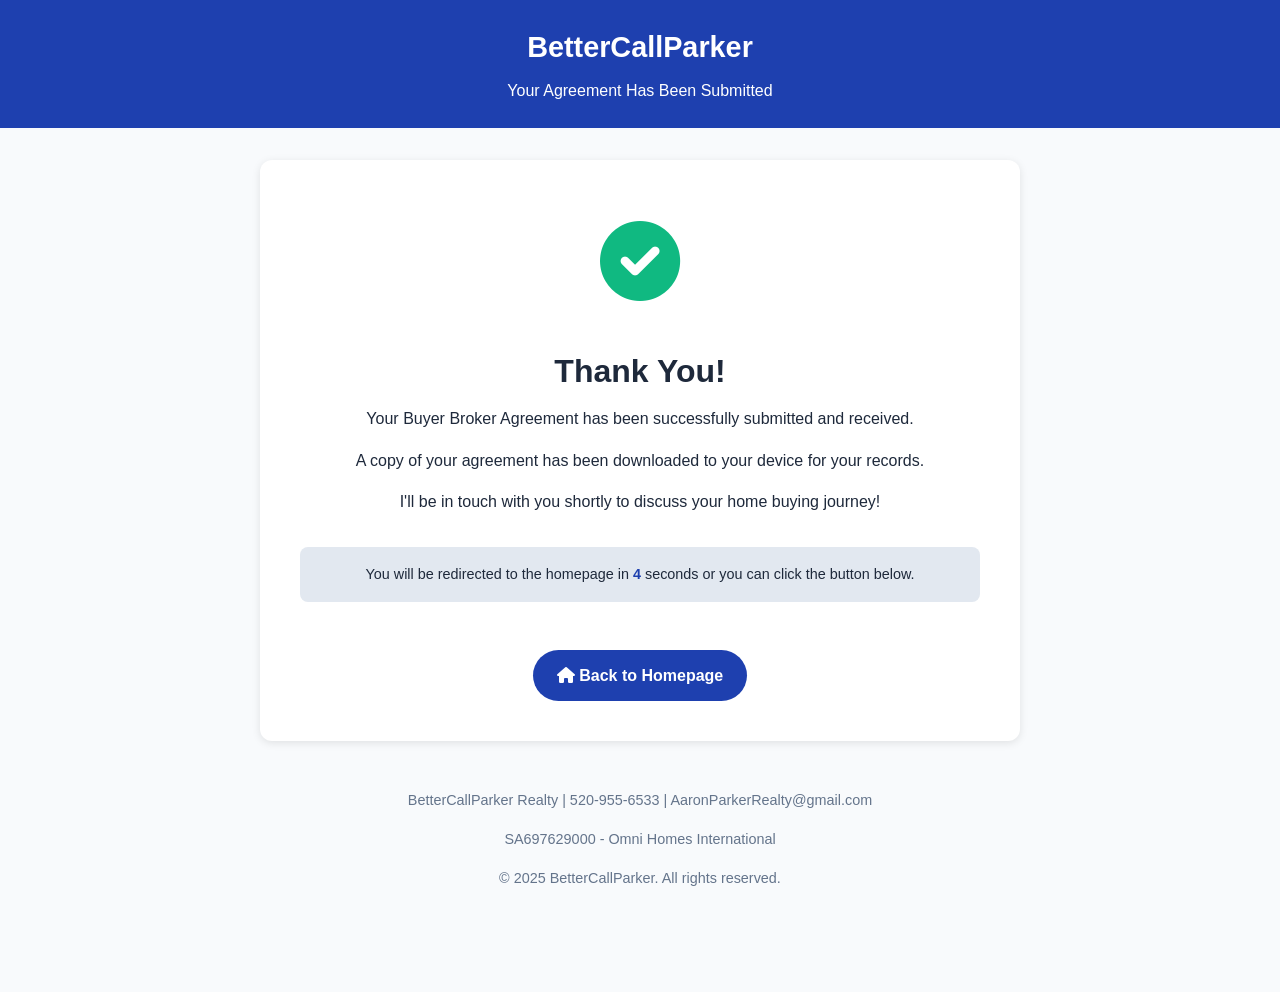
<file: thank-you.html>
<!DOCTYPE html>
<html lang="en">
<head>
    <meta charset="UTF-8">
    <meta name="viewport" content="width=device-width, initial-scale=1.0">
    <title>Thank You - BetterCallParker</title>
    <link rel="stylesheet" href="https://cdnjs.cloudflare.com/ajax/libs/font-awesome/6.0.0/css/all.min.css">
    <style>
        /* Core Styles */
        :root {
            --primary: #1e40af;
            --primary-light: #3b82f6;
            --secondary: #059669;
            --light: #f8fafc;
            --dark: #1e293b;
            --gray: #64748b;
            --light-gray: #e2e8f0;
            --success: #10b981;
            --warning: #f59e0b;
        }
        
        * {
            margin: 0;
            padding: 0;
            box-sizing: border-box;
        }
        
        body {
            font-family: -apple-system, BlinkMacSystemFont, 'Segoe UI', Roboto, Oxygen, Ubuntu, Cantarell, 'Open Sans', 'Helvetica Neue', sans-serif;
            line-height: 1.6;
            color: var(--dark);
            background-color: var(--light);
            padding-bottom: 70px;
        }
        
        .container {
            width: 100%;
            max-width: 800px;
            padding: 0 1.25rem;
            margin: 0 auto;
            text-align: center;
        }
        
        h1, h2, h3 {
            margin-bottom: 1rem;
            font-weight: 700;
            line-height: 1.2;
            color: var(--primary);
        }
        
        p {
            margin-bottom: 1rem;
        }
        
        a {
            color: var(--primary);
            text-decoration: none;
            font-weight: 600;
        }
        
        a:hover {
            text-decoration: underline;
        }
        
        /* Header */
        header {
            background-color: var(--primary);
            color: white;
            padding: 1.5rem 0;
            text-align: center;
            margin-bottom: 2rem;
        }
        
        .logo {
            font-size: 1.8rem;
            font-weight: 800;
            margin-bottom: 0.5rem;
        }
        
        /* Thank You Box */
        .thank-you-box {
            background-color: white;
            border-radius: 12px;
            padding: 2.5rem;
            margin-bottom: 2rem;
            box-shadow: 0 2px 8px rgba(0, 0, 0, 0.1);
        }
        
        .thank-you-icon {
            font-size: 5rem;
            color: var(--success);
            margin-bottom: 1.5rem;
        }
        
        .thank-you-title {
            font-size: 2rem;
            color: var(--dark);
            margin-bottom: 1rem;
        }
        
        .redirect-text {
            background-color: var(--light-gray);
            padding: 1rem;
            border-radius: 8px;
            margin: 2rem 0;
            font-size: 0.9rem;
        }
        
        .countdown {
            font-weight: bold;
            color: var(--primary);
        }
        
        .home-button {
            display: inline-block;
            background-color: var(--primary);
            color: white;
            padding: 0.8rem 1.5rem;
            border: none;
            border-radius: 50px;
            font-weight: 600;
            font-size: 1rem;
            cursor: pointer;
            transition: all 0.3s ease;
            margin-top: 1rem;
        }
        
        .home-button:hover {
            background-color: var(--primary-light);
            text-decoration: none;
        }
        
        /* Footer */
        footer {
            text-align: center;
            margin-top: 2rem;
            padding: 1rem;
            color: var(--gray);
            font-size: 0.9rem;
        }
    </style>
</head>
<body>
    <header>
        <div class="logo">BetterCallParker</div>
        <div>Your Agreement Has Been Submitted</div>
    </header>
    
    <main class="container">
        <div class="thank-you-box">
            <div class="thank-you-icon">
                <i class="fas fa-check-circle"></i>
            </div>
            
            <h1 class="thank-you-title">Thank You!</h1>
            
            <p>Your Buyer Broker Agreement has been successfully submitted and received.</p>
            
            <p>A copy of your agreement has been downloaded to your device for your records.</p>
            
            <p>I'll be in touch with you shortly to discuss your home buying journey!</p>
            
            <div class="redirect-text">
                You will be redirected to the homepage in <span id="countdown" class="countdown">5</span> seconds or you can click the button below.
            </div>
            
            <a href="index.html" class="home-button">
                <i class="fas fa-home"></i> Back to Homepage
            </a>
        </div>
    </main>
    
    <footer>
        <p>BetterCallParker Realty | 520-955-6533 | AaronParkerRealty@gmail.com</p>
        <p>SA697629000 - Omni Homes International</p>
        <p>&copy; 2025 BetterCallParker. All rights reserved.</p>
    </footer>
    
    <script>
        // Countdown timer for redirect
        let countdown = 5;
        const countdownElement = document.getElementById('countdown');
        
        // Update the countdown every second
        const timer = setInterval(function() {
            countdown--;
            countdownElement.textContent = countdown;
            
            if (countdown <= 0) {
                clearInterval(timer);
                window.location.href = 'index.html';
            }
        }, 1000);
    </script>
</body>
</html>
</file>
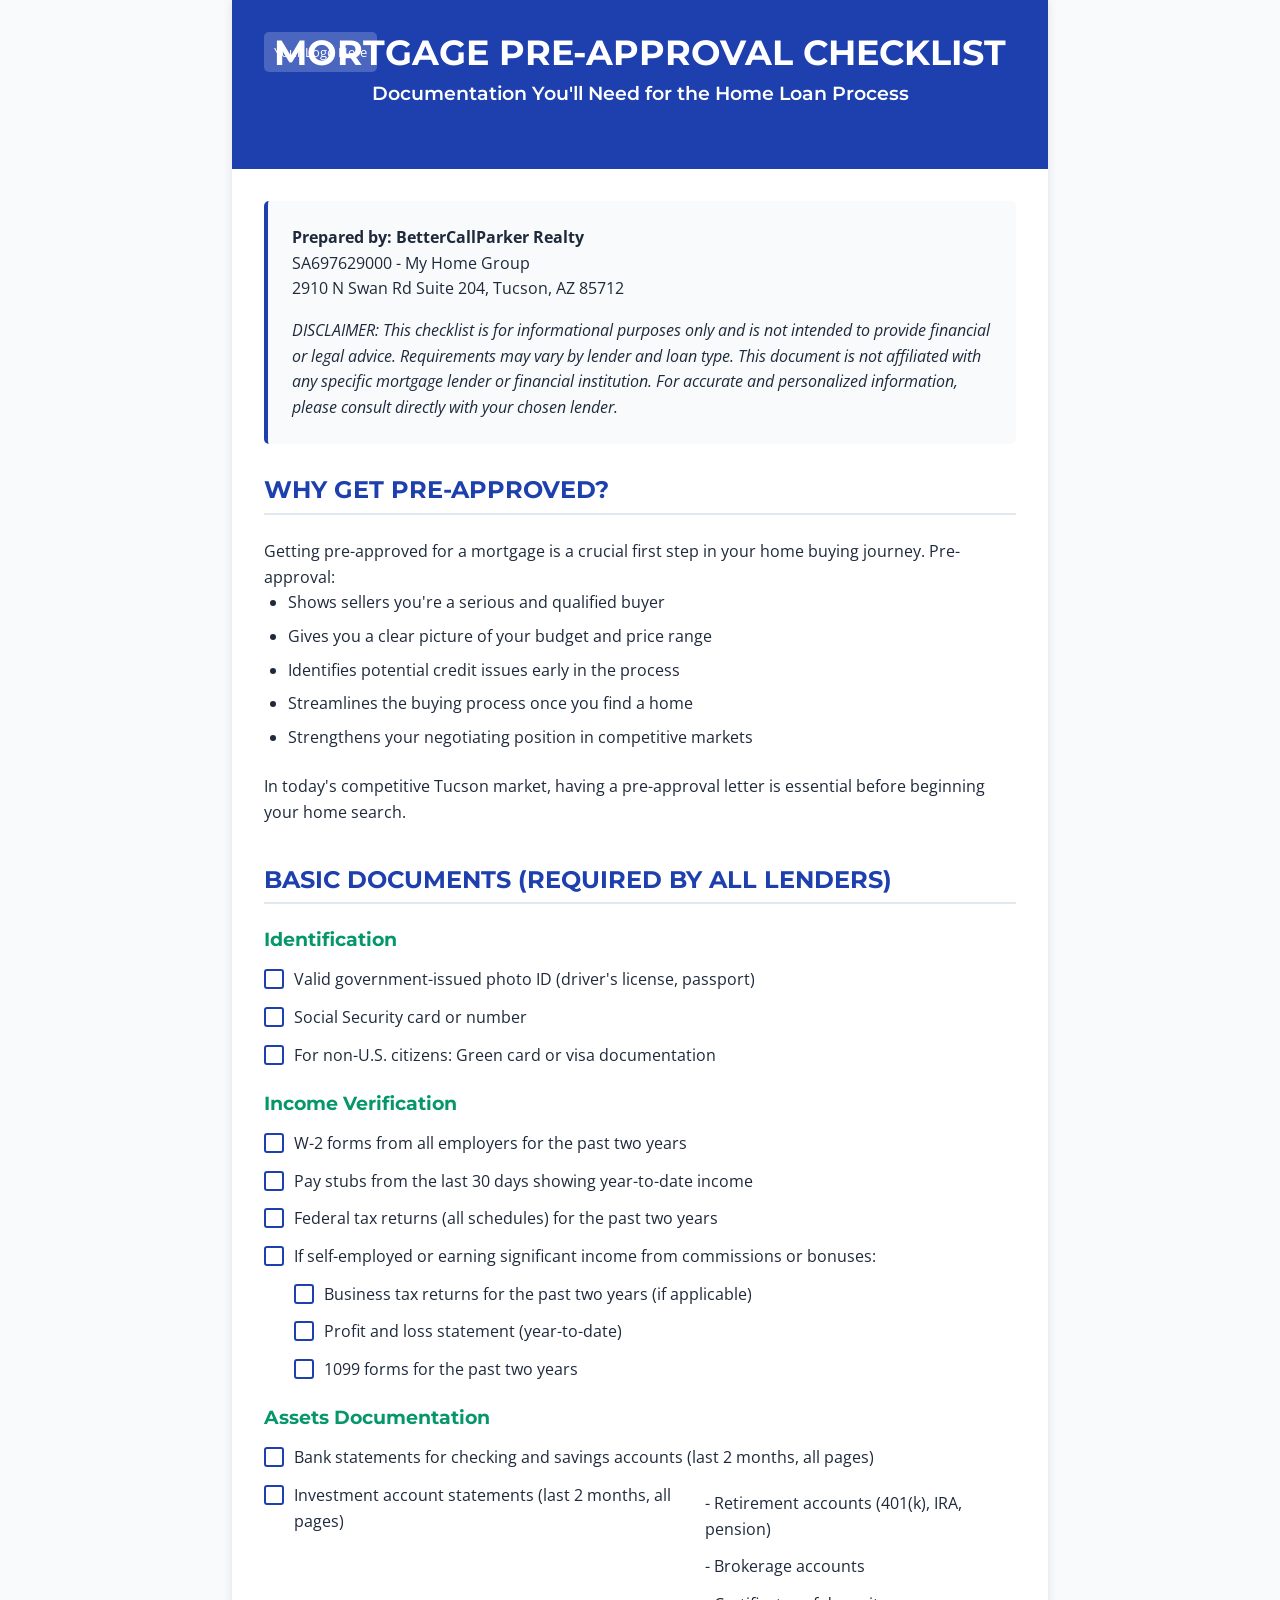
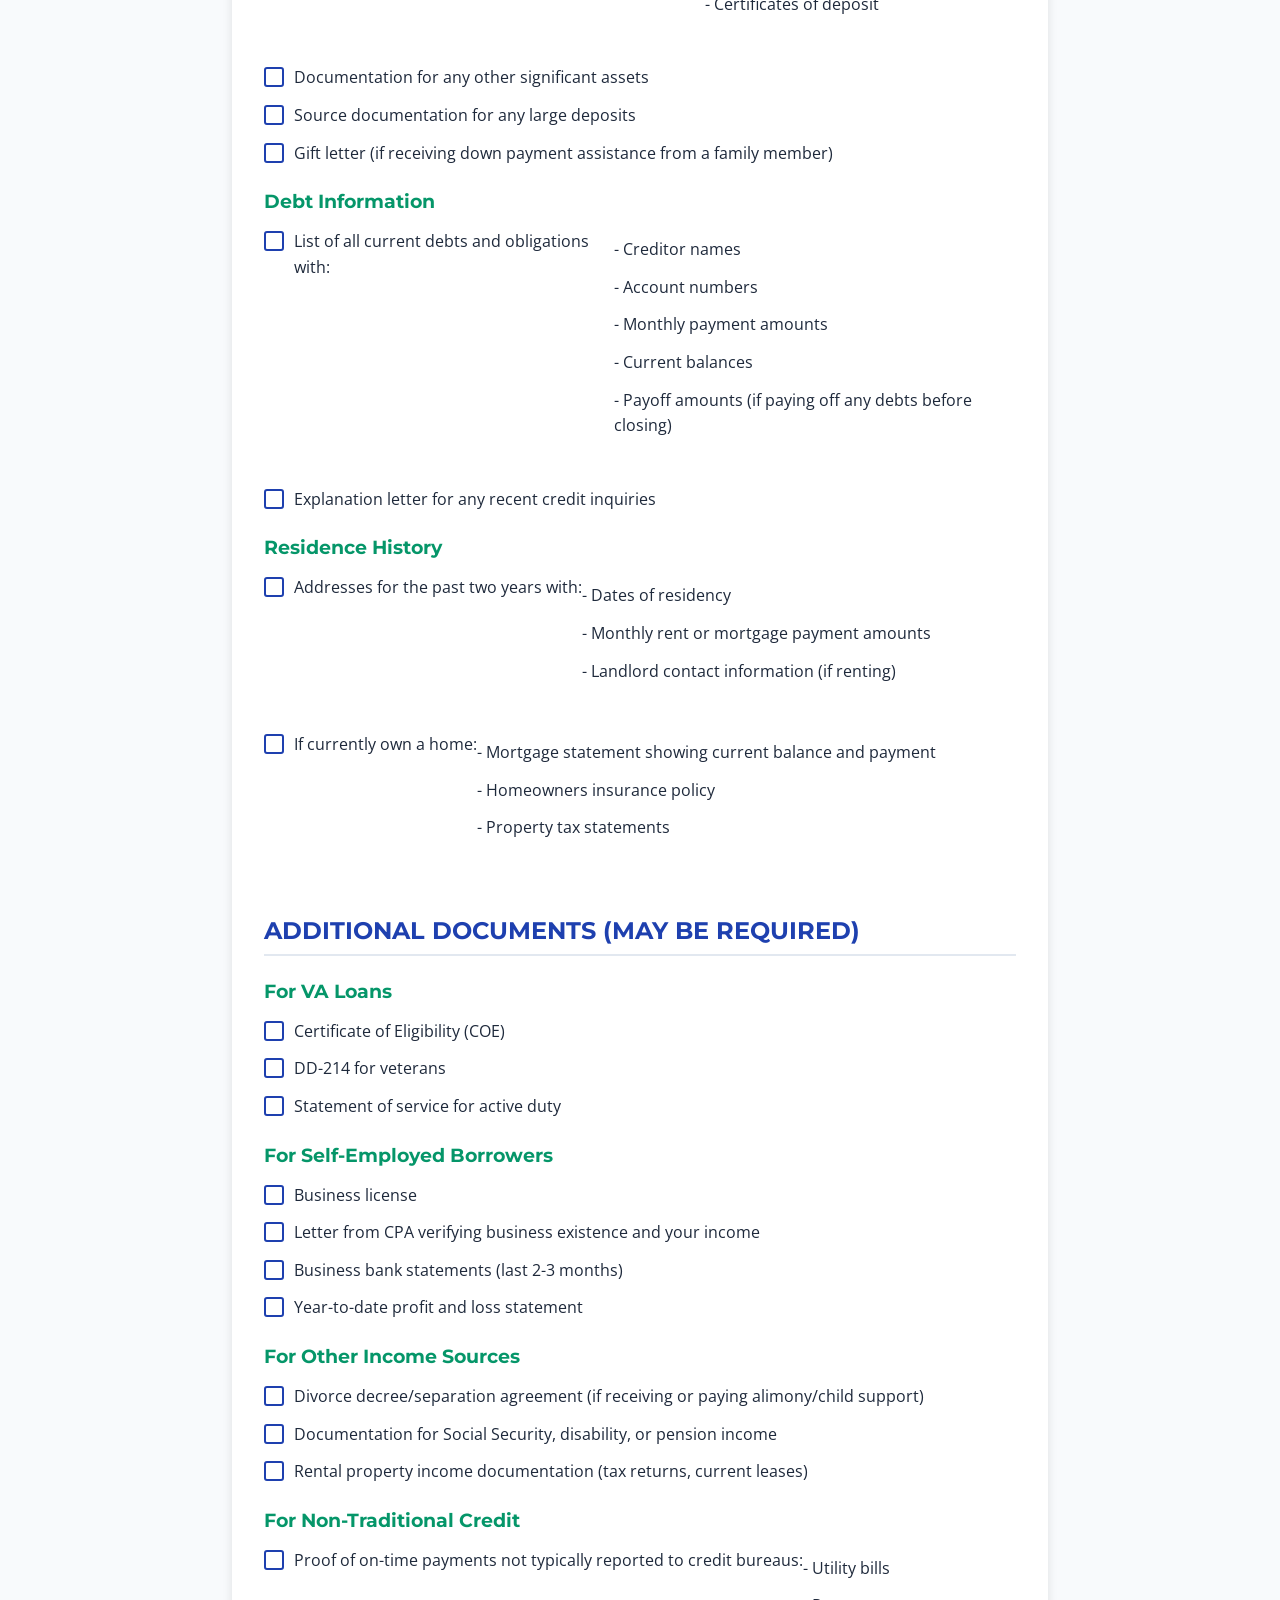
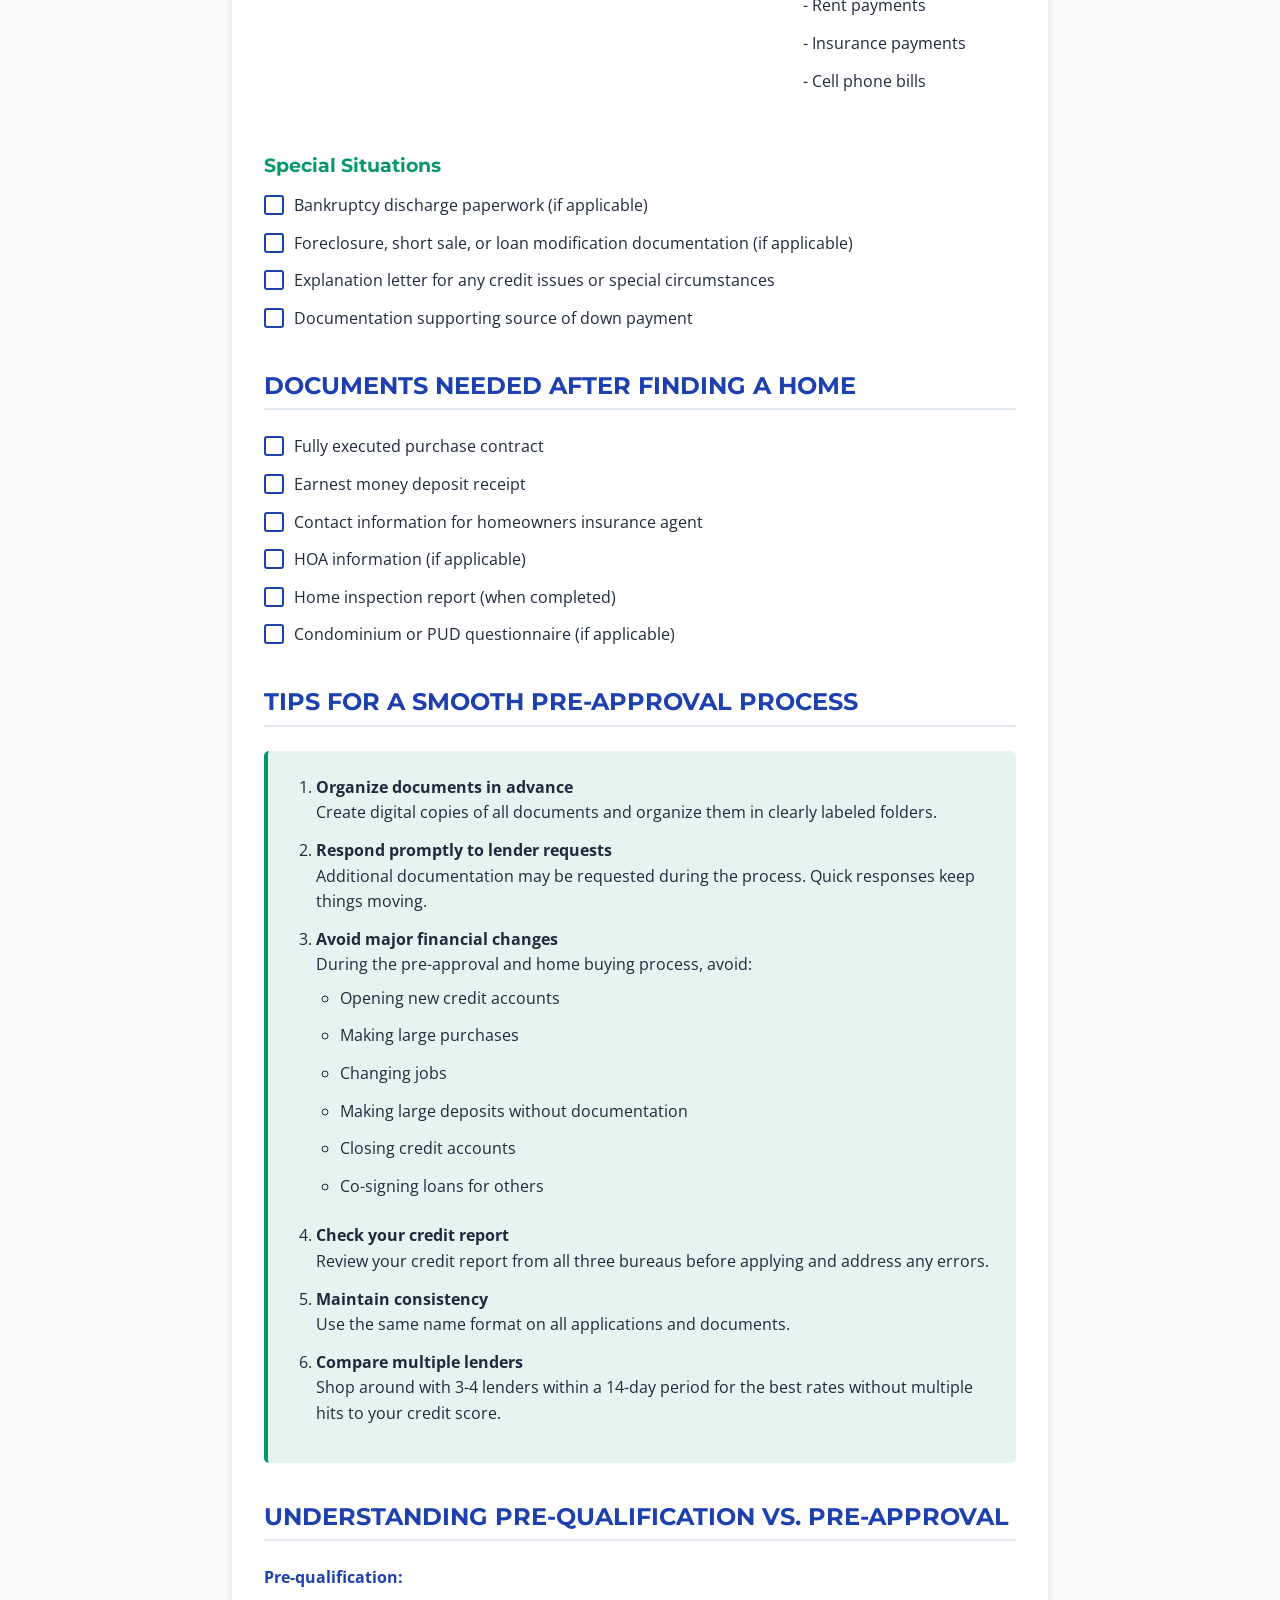
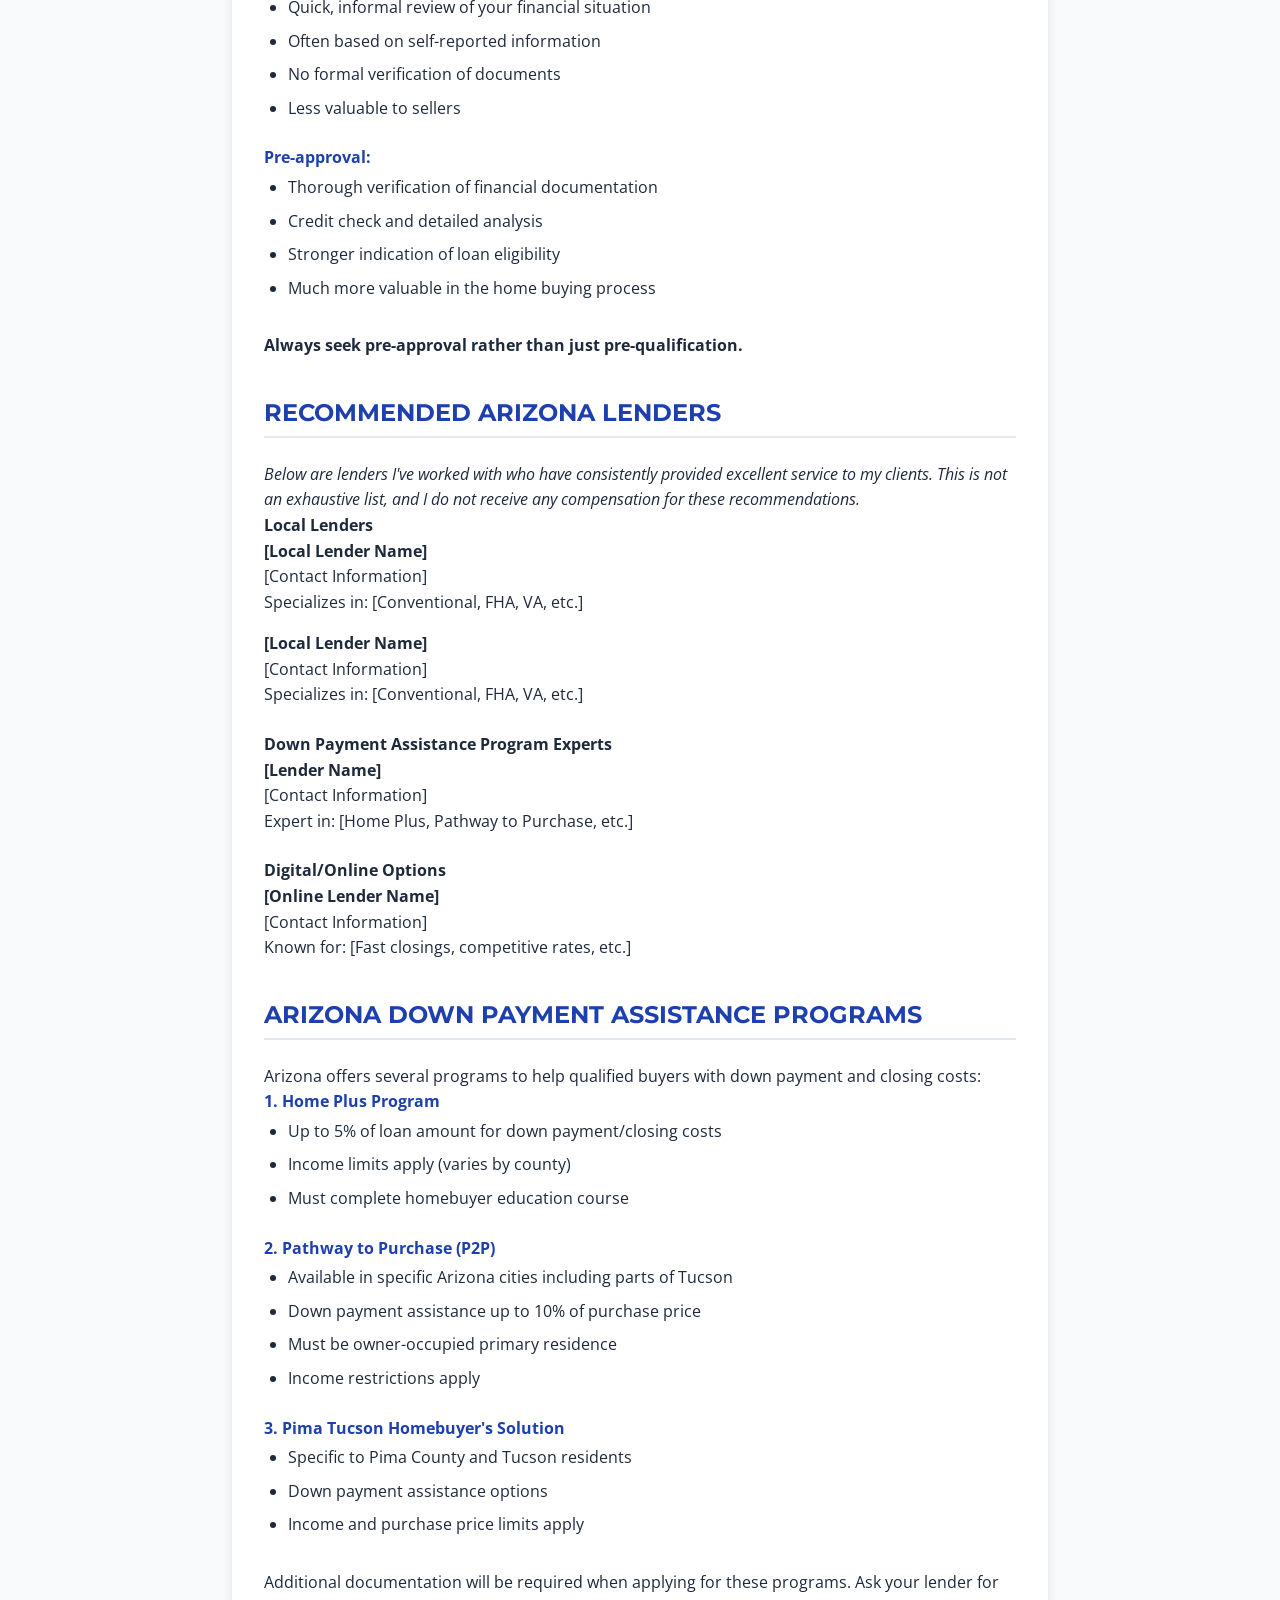
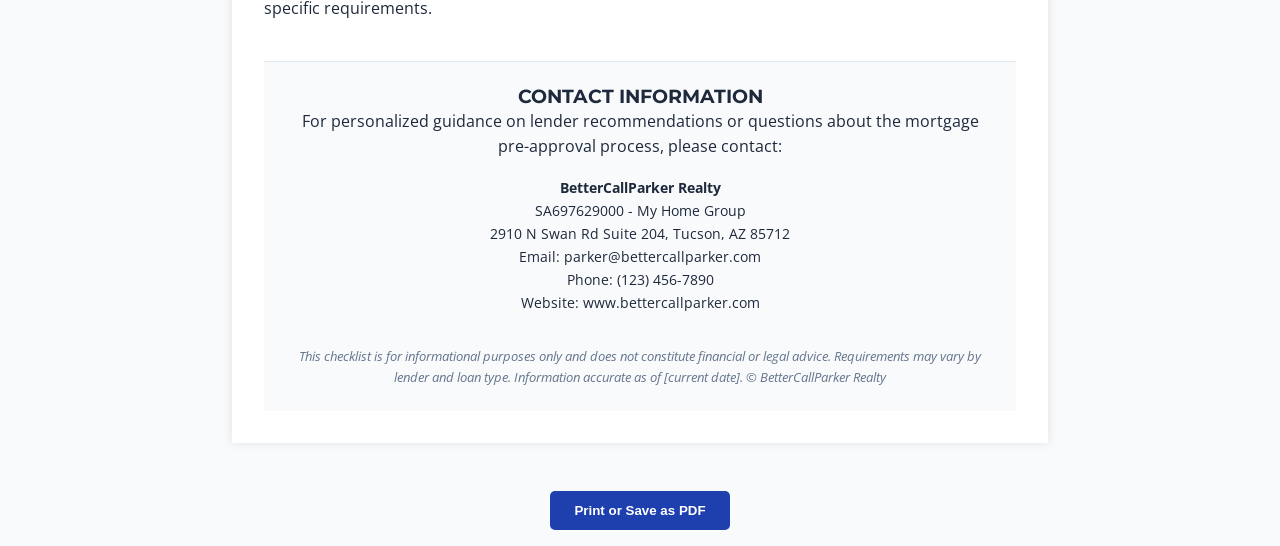
<file: steps/Mortgage Pre-Approval Checklist.html>
<!DOCTYPE html>
<html lang="en">
<head>
    <meta charset="UTF-8">
    <meta name="viewport" content="width=device-width, initial-scale=1.0">
    <title>Mortgage Pre-Approval Checklist | BetterCallParker Realty</title>
    <style>
        @import url('https://fonts.googleapis.com/css2?family=Montserrat:wght@400;600;700&family=Open+Sans:wght@400;600&display=swap');
        
        :root {
            --primary: #1e40af;
            --primary-light: #3b82f6;
            --secondary: #059669;
            --light: #f8fafc;
            --dark: #1e293b;
            --gray: #64748b;
            --light-gray: #e2e8f0;
        }
        
        * {
            margin: 0;
            padding: 0;
            box-sizing: border-box;
        }
        
        body {
            font-family: 'Open Sans', sans-serif;
            line-height: 1.6;
            color: var(--dark);
            background-color: var(--light);
            padding: 0;
            margin: 0;
        }
        
        .container {
            max-width: 8.5in;
            margin: 0 auto;
            background-color: white;
            box-shadow: 0 0 10px rgba(0, 0, 0, 0.1);
        }
        
        header {
            padding: 2rem;
            background-color: var(--primary);
            color: white;
            text-align: center;
            position: relative;
        }
        
        .logo-placeholder {
            position: absolute;
            top: 2rem;
            left: 2rem;
            background-color: rgba(255, 255, 255, 0.2);
            padding: 10px;
            border-radius: 5px;
            font-size: 0.8rem;
            color: white;
        }
        
        h1, h2, h3, h4, h5 {
            font-family: 'Montserrat', sans-serif;
            line-height: 1.2;
        }
        
        h1 {
            font-size: 2.2rem;
            margin-bottom: 0.5rem;
            font-weight: 700;
        }
        
        h2 {
            font-size: 1.2rem;
            font-weight: 600;
            margin-bottom: 2rem;
        }
        
        .content {
            padding: 2rem;
        }
        
        .intro {
            margin-bottom: 2rem;
            padding: 1.5rem;
            background-color: var(--light);
            border-left: 4px solid var(--primary);
            border-radius: 5px;
        }
        
        .section {
            margin-bottom: 2.5rem;
        }
        
        .section h3 {
            color: var(--primary);
            font-size: 1.5rem;
            padding-bottom: 0.5rem;
            border-bottom: 2px solid var(--light-gray);
            margin-bottom: 1.5rem;
        }
        
        .subsection {
            margin-bottom: 1.5rem;
        }
        
        .subsection h4 {
            color: var(--secondary);
            font-size: 1.2rem;
            margin-bottom: 1rem;
        }
        
        ul {
            padding-left: 1.5rem;
            margin-bottom: 1.5rem;
        }
        
        li {
            margin-bottom: 0.5rem;
        }
        
        .checkbox-list {
            list-style: none;
            padding-left: 0;
        }
        
        .checkbox-list li {
            display: flex;
            align-items: flex-start;
            margin-bottom: 0.75rem;
        }
        
        .checkbox {
            width: 20px;
            height: 20px;
            border: 2px solid var(--primary);
            border-radius: 3px;
            margin-right: 10px;
            flex-shrink: 0;
            position: relative;
            top: 2px;
        }
        
        .checkbox.nested {
            margin-left: 30px;
        }
        
        .tips {
            background-color: rgba(5, 150, 105, 0.1);
            padding: 1.5rem;
            border-radius: 5px;
            border-left: 4px solid var(--secondary);
            margin-bottom: 2rem;
        }
        
        .tips h4 {
            color: var(--secondary);
            margin-bottom: 1rem;
        }
        
        .tips-list {
            padding-left: 1.5rem;
        }
        
        .tips-list li {
            margin-bottom: 0.75rem;
        }
        
        .comparison {
            margin-bottom: 2rem;
        }
        
        .comparison-item {
            margin-bottom: 1rem;
        }
        
        .comparison-title {
            font-weight: 700;
            color: var(--primary);
            margin-bottom: 0.25rem;
        }
        
        .lenders {
            margin-bottom: 2rem;
        }
        
        .lender {
            margin-bottom: 1rem;
        }
        
        .lender-name {
            font-weight: 700;
        }
        
        .assistance-programs {
            margin-bottom: 2rem;
        }
        
        .program {
            margin-bottom: 1.5rem;
        }
        
        .program-name {
            font-weight: 700;
            color: var(--primary);
            margin-bottom: 0.25rem;
        }
        
        .footer {
            text-align: center;
            padding: 1.5rem;
            background-color: var(--light);
            border-top: 1px solid var(--light-gray);
        }
        
        .contact {
            margin-top: 1rem;
            font-size: 0.9rem;
        }
        
        .disclaimer {
            margin-top: 2rem;
            font-size: 0.8rem;
            font-style: italic;
            color: var(--gray);
        }
        
        .page-break {
            page-break-after: always;
        }
        
        @media print {
            body {
                background-color: white;
            }
            
            .container {
                box-shadow: none;
                max-width: none;
            }
            
            .no-print {
                display: none;
            }
        }
    </style>
</head>
<body>
    <div class="container">
        <header>
            <div class="logo-placeholder">Your Logo Here</div>
            <h1>MORTGAGE PRE-APPROVAL CHECKLIST</h1>
            <h2>Documentation You'll Need for the Home Loan Process</h2>
        </header>
        
        <div class="content">
            <div class="intro">
                <p><strong>Prepared by: BetterCallParker Realty</strong><br>
                SA697629000 - My Home Group<br>
                2910 N Swan Rd Suite 204, Tucson, AZ 85712</p>
                <p style="margin-top: 1rem;"><em>DISCLAIMER: This checklist is for informational purposes only and is not intended to provide financial or legal advice. Requirements may vary by lender and loan type. This document is not affiliated with any specific mortgage lender or financial institution. For accurate and personalized information, please consult directly with your chosen lender.</em></p>
            </div>
            
            <div class="section">
                <h3>WHY GET PRE-APPROVED?</h3>
                <p>Getting pre-approved for a mortgage is a crucial first step in your home buying journey. Pre-approval:</p>
                <ul>
                    <li>Shows sellers you're a serious and qualified buyer</li>
                    <li>Gives you a clear picture of your budget and price range</li>
                    <li>Identifies potential credit issues early in the process</li>
                    <li>Streamlines the buying process once you find a home</li>
                    <li>Strengthens your negotiating position in competitive markets</li>
                </ul>
                <p>In today's competitive Tucson market, having a pre-approval letter is essential before beginning your home search.</p>
            </div>
            
            <div class="section">
                <h3>BASIC DOCUMENTS (REQUIRED BY ALL LENDERS)</h3>
                
                <div class="subsection">
                    <h4>Identification</h4>
                    <ul class="checkbox-list">
                        <li><div class="checkbox"></div> Valid government-issued photo ID (driver's license, passport)</li>
                        <li><div class="checkbox"></div> Social Security card or number</li>
                        <li><div class="checkbox"></div> For non-U.S. citizens: Green card or visa documentation</li>
                    </ul>
                </div>
                
                <div class="subsection">
                    <h4>Income Verification</h4>
                    <ul class="checkbox-list">
                        <li><div class="checkbox"></div> W-2 forms from all employers for the past two years</li>
                        <li><div class="checkbox"></div> Pay stubs from the last 30 days showing year-to-date income</li>
                        <li><div class="checkbox"></div> Federal tax returns (all schedules) for the past two years</li>
                        <li><div class="checkbox"></div> If self-employed or earning significant income from commissions or bonuses:</li>
                        <li><div class="checkbox nested"></div> Business tax returns for the past two years (if applicable)</li>
                        <li><div class="checkbox nested"></div> Profit and loss statement (year-to-date)</li>
                        <li><div class="checkbox nested"></div> 1099 forms for the past two years</li>
                    </ul>
                </div>
                
                <div class="subsection">
                    <h4>Assets Documentation</h4>
                    <ul class="checkbox-list">
                        <li><div class="checkbox"></div> Bank statements for checking and savings accounts (last 2 months, all pages)</li>
                        <li><div class="checkbox"></div> Investment account statements (last 2 months, all pages)
                            <ul style="list-style-type: none; padding-left: 0; margin-top: 0.5rem;">
                                <li>- Retirement accounts (401(k), IRA, pension)</li>
                                <li>- Brokerage accounts</li>
                                <li>- Certificates of deposit</li>
                            </ul>
                        </li>
                        <li><div class="checkbox"></div> Documentation for any other significant assets</li>
                        <li><div class="checkbox"></div> Source documentation for any large deposits</li>
                        <li><div class="checkbox"></div> Gift letter (if receiving down payment assistance from a family member)</li>
                    </ul>
                </div>
                
                <div class="subsection">
                    <h4>Debt Information</h4>
                    <ul class="checkbox-list">
                        <li><div class="checkbox"></div> List of all current debts and obligations with:
                            <ul style="list-style-type: none; padding-left: 0; margin-top: 0.5rem;">
                                <li>- Creditor names</li>
                                <li>- Account numbers</li>
                                <li>- Monthly payment amounts</li>
                                <li>- Current balances</li>
                                <li>- Payoff amounts (if paying off any debts before closing)</li>
                            </ul>
                        </li>
                        <li><div class="checkbox"></div> Explanation letter for any recent credit inquiries</li>
                    </ul>
                </div>
                
                <div class="subsection">
                    <h4>Residence History</h4>
                    <ul class="checkbox-list">
                        <li><div class="checkbox"></div> Addresses for the past two years with:
                            <ul style="list-style-type: none; padding-left: 0; margin-top: 0.5rem;">
                                <li>- Dates of residency</li>
                                <li>- Monthly rent or mortgage payment amounts</li>
                                <li>- Landlord contact information (if renting)</li>
                            </ul>
                        </li>
                        <li><div class="checkbox"></div> If currently own a home:
                            <ul style="list-style-type: none; padding-left: 0; margin-top: 0.5rem;">
                                <li>- Mortgage statement showing current balance and payment</li>
                                <li>- Homeowners insurance policy</li>
                                <li>- Property tax statements</li>
                            </ul>
                        </li>
                    </ul>
                </div>
            </div>
            
            <div class="page-break"></div>
            
            <div class="section">
                <h3>ADDITIONAL DOCUMENTS (MAY BE REQUIRED)</h3>
                
                <div class="subsection">
                    <h4>For VA Loans</h4>
                    <ul class="checkbox-list">
                        <li><div class="checkbox"></div> Certificate of Eligibility (COE)</li>
                        <li><div class="checkbox"></div> DD-214 for veterans</li>
                        <li><div class="checkbox"></div> Statement of service for active duty</li>
                    </ul>
                </div>
                
                <div class="subsection">
                    <h4>For Self-Employed Borrowers</h4>
                    <ul class="checkbox-list">
                        <li><div class="checkbox"></div> Business license</li>
                        <li><div class="checkbox"></div> Letter from CPA verifying business existence and your income</li>
                        <li><div class="checkbox"></div> Business bank statements (last 2-3 months)</li>
                        <li><div class="checkbox"></div> Year-to-date profit and loss statement</li>
                    </ul>
                </div>
                
                <div class="subsection">
                    <h4>For Other Income Sources</h4>
                    <ul class="checkbox-list">
                        <li><div class="checkbox"></div> Divorce decree/separation agreement (if receiving or paying alimony/child support)</li>
                        <li><div class="checkbox"></div> Documentation for Social Security, disability, or pension income</li>
                        <li><div class="checkbox"></div> Rental property income documentation (tax returns, current leases)</li>
                    </ul>
                </div>
                
                <div class="subsection">
                    <h4>For Non-Traditional Credit</h4>
                    <ul class="checkbox-list">
                        <li><div class="checkbox"></div> Proof of on-time payments not typically reported to credit bureaus:
                            <ul style="list-style-type: none; padding-left: 0; margin-top: 0.5rem;">
                                <li>- Utility bills</li>
                                <li>- Rent payments</li>
                                <li>- Insurance payments</li>
                                <li>- Cell phone bills</li>
                            </ul>
                        </li>
                    </ul>
                </div>
                
                <div class="subsection">
                    <h4>Special Situations</h4>
                    <ul class="checkbox-list">
                        <li><div class="checkbox"></div> Bankruptcy discharge paperwork (if applicable)</li>
                        <li><div class="checkbox"></div> Foreclosure, short sale, or loan modification documentation (if applicable)</li>
                        <li><div class="checkbox"></div> Explanation letter for any credit issues or special circumstances</li>
                        <li><div class="checkbox"></div> Documentation supporting source of down payment</li>
                    </ul>
                </div>
            </div>
            
            <div class="section">
                <h3>DOCUMENTS NEEDED AFTER FINDING A HOME</h3>
                <ul class="checkbox-list">
                    <li><div class="checkbox"></div> Fully executed purchase contract</li>
                    <li><div class="checkbox"></div> Earnest money deposit receipt</li>
                    <li><div class="checkbox"></div> Contact information for homeowners insurance agent</li>
                    <li><div class="checkbox"></div> HOA information (if applicable)</li>
                    <li><div class="checkbox"></div> Home inspection report (when completed)</li>
                    <li><div class="checkbox"></div> Condominium or PUD questionnaire (if applicable)</li>
                </ul>
            </div>
            
            <div class="section">
                <h3>TIPS FOR A SMOOTH PRE-APPROVAL PROCESS</h3>
                <div class="tips">
                    <ol class="tips-list">
                        <li><strong>Organize documents in advance</strong><br>
                            Create digital copies of all documents and organize them in clearly labeled folders.</li>
                        <li><strong>Respond promptly to lender requests</strong><br>
                            Additional documentation may be requested during the process. Quick responses keep things moving.</li>
                        <li><strong>Avoid major financial changes</strong><br>
                            During the pre-approval and home buying process, avoid:
                            <ul style="margin-top: 0.5rem;">
                                <li>Opening new credit accounts</li>
                                <li>Making large purchases</li>
                                <li>Changing jobs</li>
                                <li>Making large deposits without documentation</li>
                                <li>Closing credit accounts</li>
                                <li>Co-signing loans for others</li>
                            </ul>
                        </li>
                        <li><strong>Check your credit report</strong><br>
                            Review your credit report from all three bureaus before applying and address any errors.</li>
                        <li><strong>Maintain consistency</strong><br>
                            Use the same name format on all applications and documents.</li>
                        <li><strong>Compare multiple lenders</strong><br>
                            Shop around with 3-4 lenders within a 14-day period for the best rates without multiple hits to your credit score.</li>
                    </ol>
                </div>
            </div>
            
            <div class="page-break"></div>
            
            <div class="section">
                <h3>UNDERSTANDING PRE-QUALIFICATION VS. PRE-APPROVAL</h3>
                <div class="comparison">
                    <div class="comparison-item">
                        <div class="comparison-title">Pre-qualification:</div>
                        <ul>
                            <li>Quick, informal review of your financial situation</li>
                            <li>Often based on self-reported information</li>
                            <li>No formal verification of documents</li>
                            <li>Less valuable to sellers</li>
                        </ul>
                    </div>
                    
                    <div class="comparison-item">
                        <div class="comparison-title">Pre-approval:</div>
                        <ul>
                            <li>Thorough verification of financial documentation</li>
                            <li>Credit check and detailed analysis</li>
                            <li>Stronger indication of loan eligibility</li>
                            <li>Much more valuable in the home buying process</li>
                        </ul>
                    </div>
                </div>
                
                <p><strong>Always seek pre-approval rather than just pre-qualification.</strong></p>
            </div>
            
            <div class="section">
                <h3>RECOMMENDED ARIZONA LENDERS</h3>
                <p><em>Below are lenders I've worked with who have consistently provided excellent service to my clients. This is not an exhaustive list, and I do not receive any compensation for these recommendations.</em></p>
                
                <div class="lenders">
                    <p><strong>Local Lenders</strong></p>
                    <div class="lender">
                        <div class="lender-name">[Local Lender Name]</div>
                        <div>[Contact Information]</div>
                        <div>Specializes in: [Conventional, FHA, VA, etc.]</div>
                    </div>
                    
                    <div class="lender">
                        <div class="lender-name">[Local Lender Name]</div>
                        <div>[Contact Information]</div>
                        <div>Specializes in: [Conventional, FHA, VA, etc.]</div>
                    </div>
                    
                    <p style="margin-top: 1.5rem;"><strong>Down Payment Assistance Program Experts</strong></p>
                    <div class="lender">
                        <div class="lender-name">[Lender Name]</div>
                        <div>[Contact Information]</div>
                        <div>Expert in: [Home Plus, Pathway to Purchase, etc.]</div>
                    </div>
                    
                    <p style="margin-top: 1.5rem;"><strong>Digital/Online Options</strong></p>
                    <div class="lender">
                        <div class="lender-name">[Online Lender Name]</div>
                        <div>[Contact Information]</div>
                        <div>Known for: [Fast closings, competitive rates, etc.]</div>
                    </div>
                </div>
            </div>
            
            <div class="section">
                <h3>ARIZONA DOWN PAYMENT ASSISTANCE PROGRAMS</h3>
                <p>Arizona offers several programs to help qualified buyers with down payment and closing costs:</p>
                
                <div class="assistance-programs">
                    <div class="program">
                        <div class="program-name">1. Home Plus Program</div>
                        <ul>
                            <li>Up to 5% of loan amount for down payment/closing costs</li>
                            <li>Income limits apply (varies by county)</li>
                            <li>Must complete homebuyer education course</li>
                        </ul>
                    </div>
                    
                    <div class="program">
                        <div class="program-name">2. Pathway to Purchase (P2P)</div>
                        <ul>
                            <li>Available in specific Arizona cities including parts of Tucson</li>
                            <li>Down payment assistance up to 10% of purchase price</li>
                            <li>Must be owner-occupied primary residence</li>
                            <li>Income restrictions apply</li>
                        </ul>
                    </div>
                    
                    <div class="program">
                        <div class="program-name">3. Pima Tucson Homebuyer's Solution</div>
                        <ul>
                            <li>Specific to Pima County and Tucson residents</li>
                            <li>Down payment assistance options</li>
                            <li>Income and purchase price limits apply</li>
                        </ul>
                    </div>
                </div>
                
                <p>Additional documentation will be required when applying for these programs. Ask your lender for specific requirements.</p>
            </div>
            
            <div class="footer">
                <h3>CONTACT INFORMATION</h3>
                <p>For personalized guidance on lender recommendations or questions about the mortgage pre-approval process, please contact:</p>
                
                <div class="contact">
                    <p><strong>BetterCallParker Realty</strong><br>
                    SA697629000 - My Home Group<br>
                    2910 N Swan Rd Suite 204, Tucson, AZ 85712<br>
                    Email: parker@bettercallparker.com<br>
                    Phone: (123) 456-7890<br>
                    Website: www.bettercallparker.com</p>
                </div>
                
                <div class="disclaimer">
                    <p>This checklist is for informational purposes only and does not constitute financial or legal advice. Requirements may vary by lender and loan type. Information accurate as of [current date]. © BetterCallParker Realty</p>
                </div>
            </div>
        </div>
    </div>
    
    <div class="no-print" style="text-align: center; padding: 1rem; margin-top: 2rem;">
        <button onclick="window.print()" style="padding: 0.75rem 1.5rem; background-color: #1e40af; color: white; border: none; border-radius: 5px; cursor: pointer; font-weight: 600;">Print or Save as PDF</button>
    </div>
</body>
</html>
</file>
<file: css/styles.css>
/* Base Styles */
:root {
    --primary: #1e40af;
    --primary-light: #3b82f6;
    --primary-dark: #1e3a8a;
    --secondary: #059669;
    --light: #f8fafc;
    --dark: #1e293b;
    --gray: #64748b;
    --light-gray: #e2e8f0;
}

* {
    margin: 0;
    padding: 0;
    box-sizing: border-box;
}

body {
    font-family: -apple-system, BlinkMacSystemFont, 'Segoe UI', Roboto, Oxygen, Ubuntu, Cantarell, 'Open Sans', 'Helvetica Neue', sans-serif;
    line-height: 1.6;
    color: var(--dark);
    background-color: var(--light);
    padding-bottom: 70px;
}

h1, h2, h3, h4 {
    margin-bottom: 1rem;
    font-weight: 700;
    line-height: 1.2;
}

p {
    margin-bottom: 1rem;
}

img {
    max-width: 100%;
    height: auto;
}

.container {
    width: 100%;
    padding: 0 1.25rem;
    margin: 0 auto;
}

/* Header Styles */
header {
    background-color: var(--primary);
    color: white;
    padding: 1.5rem 0;
    box-shadow: 0 4px 6px rgba(0, 0, 0, 0.1);
}

.header-content {
    display: flex;
    flex-direction: column;
    align-items: center;
    text-align: center;
}

.logo {
    font-size: 1.8rem;
    font-weight: 800;
    margin-bottom: 0.5rem;
}

.tagline {
    font-size: 1rem;
    font-weight: 400;
    margin-bottom: 1.5rem;
}

.cta-button {
    display: inline-block;
    background-color: white;
    color: var(--primary);
    padding: 0.8rem 1.5rem;
    border-radius: 50px;
    font-weight: 600;
    text-decoration: none;
    transition: all 0.3s ease;
    box-shadow: 0 2px 4px rgba(0, 0, 0, 0.1);
}

.cta-button:hover {
    background-color: rgba(255, 255, 255, 0.9);
    transform: translateY(-2px);
    box-shadow: 0 4px 8px rgba(0, 0, 0, 0.15);
}

/* Section Styles */
section {
    padding: 2rem 0;
}

.section-title {
    font-size: 1.8rem;
    text-align: center;
    margin-bottom: 1.5rem;
    color: var(--primary);
}

.section-content {
    background-color: white;
    border-radius: 12px;
    padding: 1.5rem;
    margin-bottom: 1.5rem;
    box-shadow: 0 2px 8px rgba(0, 0, 0, 0.05);
}

/* Tab Navigation */
.tabs {
    display: flex;
    overflow-x: auto;
    gap: 0.5rem;
    padding: 0.5rem 0;
    margin-bottom: 1.5rem;
    -webkit-overflow-scrolling: touch;
    scroll-behavior: smooth;
}

.tab-button {
    display: flex;
    align-items: center;
    justify-content: center;
    gap: 0.5rem;
    background-color: var(--light-gray);
    color: var(--dark);
    padding: 0.75rem 1.25rem;
    border: none;
    border-radius: 8px;
    font-weight: 600;
    cursor: pointer;
    white-space: nowrap;
    transition: all 0.3s ease;
}

.tab-button.active {
    background-color: var(--primary);
    color: white;
}

.tab-button i {
    font-size: 1rem;
}

/* Tab Content */
.tab-content {
    display: none;
}

.tab-content.active {
    display: block;
    animation: fadeIn 0.5s ease;
}

@keyframes fadeIn {
    from { opacity: 0; }
    to { opacity: 1; }
}

/* Feature Cards */
.features {
    display: grid;
    grid-template-columns: 1fr;
    gap: 1rem;
    margin: 1.5rem 0;
}

.feature-card {
    background-color: rgba(59, 130, 246, 0.1);
    padding: 1.25rem;
    border-radius: 10px;
    border-left: 4px solid var(--primary);
}

.feature-title {
    font-size: 1.2rem;
    font-weight: 700;
    margin-bottom: 0.5rem;
    color: var(--primary);
}

/* Process Steps */
.process-step {
    border-left: 4px solid var(--primary);
    padding-left: 1rem;
    margin-bottom: 2rem;
    position: relative;
    scroll-margin-top: 80px;
}

.process-step:last-child {
    margin-bottom: 0;
}

.process-step:before {
    content: '';
    position: absolute;
    left: -12px;
    top: 0;
    width: 20px;
    height: 20px;
    background-color: var(--primary);
    border-radius: 50%;
}

.step-header {
    display: flex;
    align-items: center;
    margin-bottom: 0.5rem;
}

.step-number {
    display: inline-block;
    font-weight: 700;
    color: var(--primary);
    margin-right: 0.5rem;
}

.step-header h4 {
    margin-bottom: 0;
    flex-grow: 1;
}

.share-button {
    background-color: var(--primary-light);
    color: white;
    border: none;
    border-radius: 50%;
    width: 30px;
    height: 30px;
    display: flex;
    align-items: center;
    justify-content: center;
    cursor: pointer;
    transition: all 0.3s ease;
}

.share-button:hover {
    background-color: var(--primary);
    transform: scale(1.1);
}

.step-details {
    padding-left: 1.5rem;
    margin: 0.75rem 0;
}

.step-details li {
    margin-bottom: 0.5rem;
}

.step-details ul {
    margin: 0.5rem 0;
    padding-left: 1.25rem;
}

/* Step action buttons */
.step-actions {
    display: flex;
    gap: 1rem;
    margin-top: 1.5rem;
}

.faq-button, .learn-more-button {
    display: inline-flex;
    align-items: center;
    padding: 0.5rem 1rem;
    background-color: #f8f9fa;
    border: 1px solid #dee2e6;
    border-radius: 4px;
    font-size: 0.9rem;
    color: #495057;
    text-decoration: none;
    cursor: pointer;
    transition: all 0.2s ease;
}

.faq-button:hover, .learn-more-button:hover {
    background-color: #e9ecef;
    color: #212529;
}

.faq-button i, .learn-more-button i {
    margin-right: 0.5rem;
}

.learn-more-button {
    background-color: var(--primary);
    color: white;
}

.learn-more-button:hover {
    background-color: var(--primary-dark);
    color: white;
}

.agreement-link {
    display: inline-flex;
    align-items: center;
    color: var(--primary);
    font-weight: 600;
    text-decoration: none;
    margin-top: 0.5rem;
}

.agreement-link i {
    margin-right: 0.5rem;
}

.agreement-link:hover {
    text-decoration: underline;
}

/* Alert Box */
.alert {
    background-color: rgba(250, 204, 21, 0.2);
    border-left: 4px solid #facc15;
    padding: 1.25rem;
    border-radius: 8px;
    margin-bottom: 1.5rem;
}

.alert-title {
    font-size: 1.2rem;
    font-weight: 700;
    margin-bottom: 0.5rem;
    color: var(--dark);
}

/* Promise Box */
.promise-box {
    background-color: rgba(5, 150, 105, 0.1);
    border-radius: 12px;
    padding: 1.5rem;
    margin-bottom: 1.5rem;
    border-left: 4px solid var(--secondary);
}

.promise-title {
    font-size: 1.4rem;
    font-weight: 700;
    color: var(--secondary);
    margin-bottom: 0.75rem;
}

/* Steps List */
.steps-list {
    list-style: none;
}

.steps-list li {
    display: flex;
    align-items: flex-start;
    margin-bottom: 1rem;
}

.step-icon {
    display: flex;
    align-items: center;
    justify-content: center;
    width: 26px;
    height: 26px;
    background-color: var(--primary);
    color: white;
    border-radius: 50%;
    margin-right: 0.75rem;
    flex-shrink: 0;
}

/* Testimonials */
.testimonials {
    margin: 2rem 0;
}

.testimonial {
    background-color: white;
    border-radius: 12px;
    padding: 1.5rem;
    margin-bottom: 1rem;
    box-shadow: 0 2px 8px rgba(0, 0, 0, 0.05);
}

.testimonial-text {
    font-style: italic;
    position: relative;
    padding: 0 1rem;
}

.testimonial-text:before {
    content: '\201C';
    font-size: 2rem;
    position: absolute;
    left: -0.5rem;
    top: -0.5rem;
    color: var(--primary-light);
}

.testimonial-author {
    font-weight: 600;
    color: var(--primary);
    margin-top: 0.75rem;
    display: block;
    text-align: right;
}

/* Footer */
footer {
    position: fixed;
    bottom: 0;
    left: 0;
    width: 100%;
    background-color: var(--dark);
    color: white;
    padding: 1rem 0;
    box-shadow: 0 -2px 10px rgba(0, 0, 0, 0.1);
    z-index: 999;
}

.footer-nav {
    display: flex;
    justify-content: space-around;
    align-items: center;
}

.footer-nav a {
    color: white;
    text-decoration: none;
    display: flex;
    flex-direction: column;
    align-items: center;
    font-size: 0.8rem;
}

.footer-nav i {
    font-size: 1.2rem;
    margin-bottom: 0.25rem;
}

/* Personal Introduction */
.parker-intro {
    display: flex;
    flex-direction: column;
    align-items: center;
    text-align: center;
}

.parker-photo {
    width: 180px;
    height: 180px;
    border-radius: 50%;
    overflow: hidden;
    margin-bottom: 1.5rem;
    border: 4px solid var(--primary);
    box-shadow: 0 4px 10px rgba(0, 0, 0, 0.15);
}

.parker-photo img {
    width: 100%;
    height: 100%;
    object-fit: cover;
}

.parker-message h2 {
    color: var(--primary);
    margin-bottom: 0.5rem;
}

.parker-tagline {
    font-size: 1.2rem;
    font-weight: 600;
    color: var(--secondary);
    margin-bottom: 1rem;
}

.parker-promise {
    margin-top: 1rem;
    padding: 0.75rem;
    background-color: rgba(5, 150, 105, 0.1);
    border-radius: 8px;
    border-left: 4px solid var(--secondary);
}

/* Share Modal Styles */
.share-modal {
    position: fixed;
    top: 0;
    left: 0;
    width: 100%;
    height: 100%;
    background-color: rgba(0, 0, 0, 0.5);
    display: flex;
    justify-content: center;
    align-items: center;
    z-index: 1000;
}

.share-modal-content {
    background-color: white;
    padding: 1.5rem;
    border-radius: 12px;
    width: 85%;
    max-width: 400px;
}

.share-options {
    display: flex;
    flex-direction: column;
    gap: 0.75rem;
    margin: 1.25rem 0;
}

.share-option {
    display: flex;
    align-items: center;
    gap: 0.5rem;
    padding: 0.75rem;
    border-radius: 8px;
    background-color: #f1f5f9;
    border: none;
    text-decoration: none;
    color: var(--dark);
    font-weight: 600;
    cursor: pointer;
}

.close-modal {
    width: 100%;
    padding: 0.75rem;
    background-color: var(--gray);
    color: white;
    border: none;
    border-radius: 8px;
    cursor: pointer;
}

/* FAQ Modal Styles */
.faq-modal {
    position: fixed;
    top: 0;
    left: 0;
    width: 100%;
    height: 100%;
    background-color: rgba(0, 0, 0, 0.5);
    display: flex;
    justify-content: center;
    align-items: center;
    z-index: 1000;
    padding: 1rem;
}

.faq-modal-content {
    background-color: white;
    padding: 1.5rem;
    border-radius: 12px;
    width: 100%;
    max-width: 600px;
    max-height: 80vh;
    overflow-y: auto;
}

.faq-title {
    color: var(--primary);
    margin-bottom: 1rem;
    border-bottom: 2px solid var(--light-gray);
    padding-bottom: 0.5rem;
}

.faq-item {
    margin-bottom: 1rem;
    border-bottom: 1px solid var(--light-gray);
    padding-bottom: 1rem;
}

.faq-item:last-child {
    margin-bottom: 0;
    border-bottom: none;
}

.faq-question {
    font-weight: 600;
    color: var(--dark);
    margin-bottom: 0.5rem;
}

.faq-answer {
    color: var(--gray);
}

.text-center {
    text-align: center;
}

/* Media Queries */
@media (min-width: 640px) {
    .container {
        max-width: 640px;
    }
    
    .features {
        grid-template-columns: repeat(2, 1fr);
    }
}

@media (min-width: 768px) {
    .container {
        max-width: 768px;
    }
    
    .header-content {
        flex-direction: row;
        justify-content: space-between;
        text-align: left;
    }
    
    .header-left {
        margin-bottom: 0;
    }
    
    .features {
        grid-template-columns: repeat(3, 1fr);
    }
    
    .step-actions {
        justify-content: flex-start;
    }
}

@media (min-width: 1024px) {
    .container {
        max-width: 1024px;
    }
}
</file>
